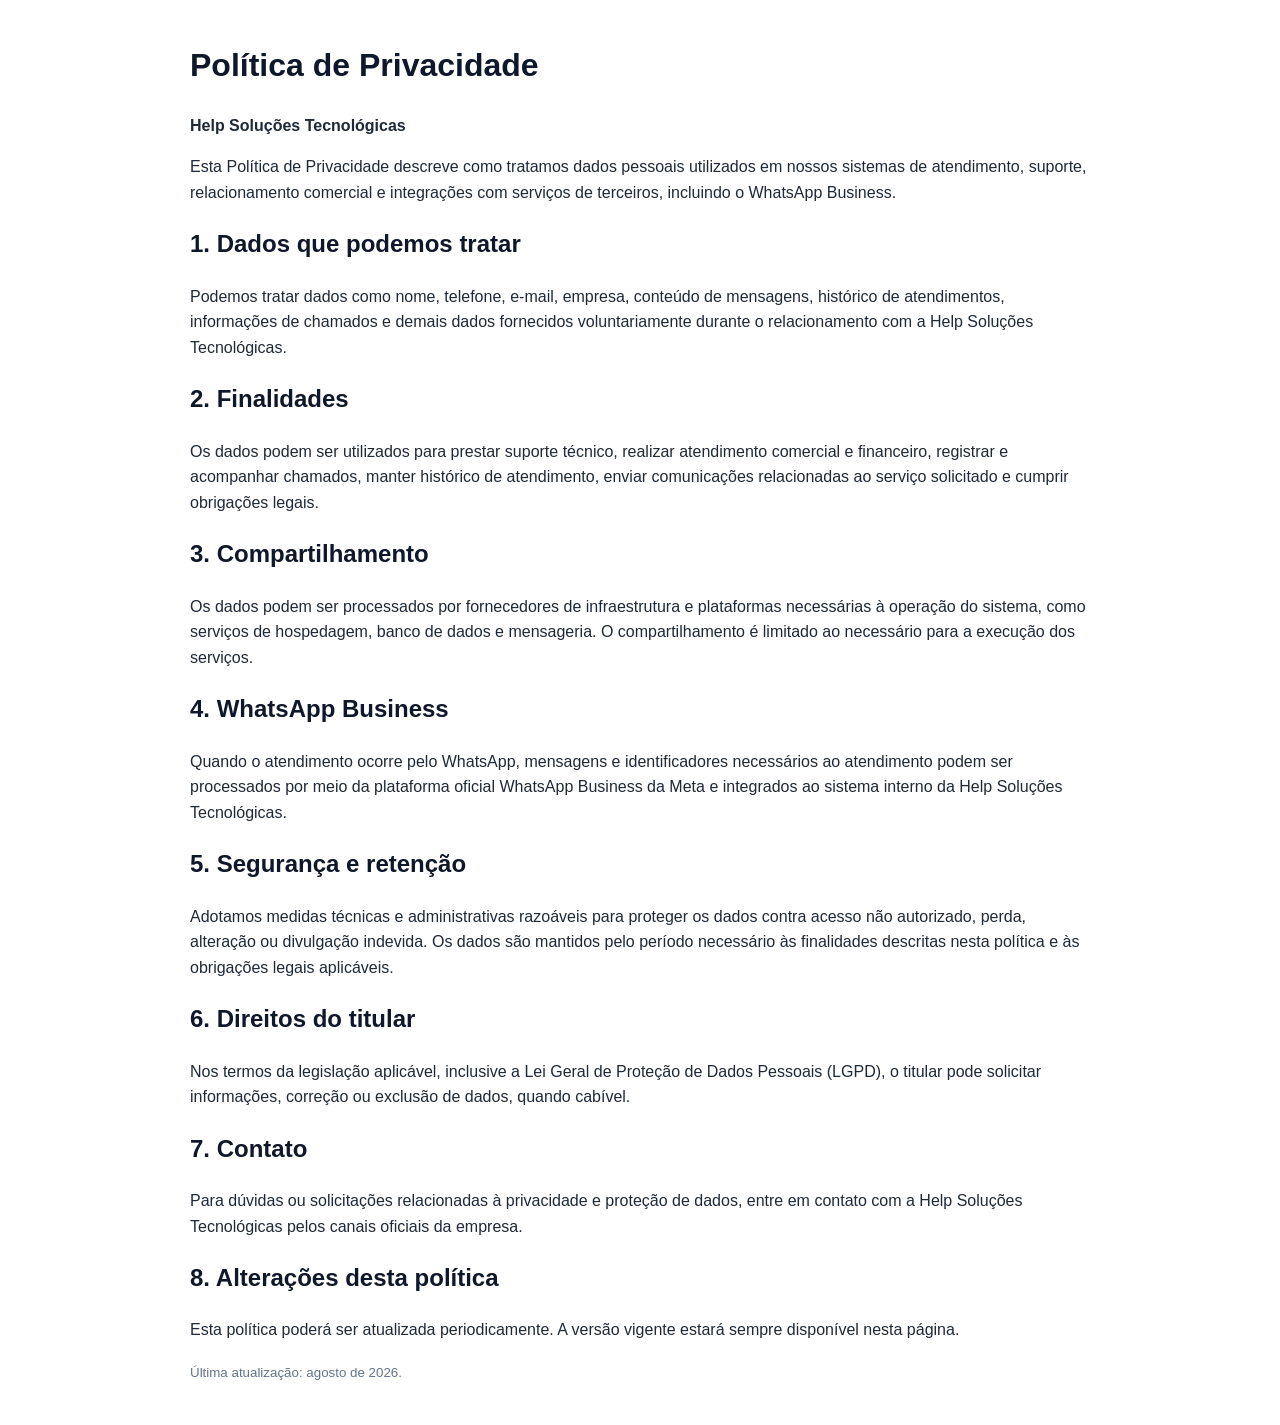
<file: privacidade/index.html>
<!DOCTYPE html>
<html lang="pt-BR">
<head>
  <meta charset="UTF-8">
  <meta name="viewport" content="width=device-width, initial-scale=1.0">
  <title>Política de Privacidade - Help Soluções Tecnológicas</title>
  <style>
    body{font-family:Arial,sans-serif;max-width:900px;margin:40px auto;padding:0 20px;line-height:1.6;color:#1f2937}
    h1,h2{color:#0f172a} small{color:#64748b}
  </style>
</head>
<body>
  <h1>Política de Privacidade</h1>
  <p><strong>Help Soluções Tecnológicas</strong></p>
  <p>Esta Política de Privacidade descreve como tratamos dados pessoais utilizados em nossos sistemas de atendimento, suporte, relacionamento comercial e integrações com serviços de terceiros, incluindo o WhatsApp Business.</p>

  <h2>1. Dados que podemos tratar</h2>
  <p>Podemos tratar dados como nome, telefone, e-mail, empresa, conteúdo de mensagens, histórico de atendimentos, informações de chamados e demais dados fornecidos voluntariamente durante o relacionamento com a Help Soluções Tecnológicas.</p>

  <h2>2. Finalidades</h2>
  <p>Os dados podem ser utilizados para prestar suporte técnico, realizar atendimento comercial e financeiro, registrar e acompanhar chamados, manter histórico de atendimento, enviar comunicações relacionadas ao serviço solicitado e cumprir obrigações legais.</p>

  <h2>3. Compartilhamento</h2>
  <p>Os dados podem ser processados por fornecedores de infraestrutura e plataformas necessárias à operação do sistema, como serviços de hospedagem, banco de dados e mensageria. O compartilhamento é limitado ao necessário para a execução dos serviços.</p>

  <h2>4. WhatsApp Business</h2>
  <p>Quando o atendimento ocorre pelo WhatsApp, mensagens e identificadores necessários ao atendimento podem ser processados por meio da plataforma oficial WhatsApp Business da Meta e integrados ao sistema interno da Help Soluções Tecnológicas.</p>

  <h2>5. Segurança e retenção</h2>
  <p>Adotamos medidas técnicas e administrativas razoáveis para proteger os dados contra acesso não autorizado, perda, alteração ou divulgação indevida. Os dados são mantidos pelo período necessário às finalidades descritas nesta política e às obrigações legais aplicáveis.</p>

  <h2>6. Direitos do titular</h2>
  <p>Nos termos da legislação aplicável, inclusive a Lei Geral de Proteção de Dados Pessoais (LGPD), o titular pode solicitar informações, correção ou exclusão de dados, quando cabível.</p>

  <h2>7. Contato</h2>
  <p>Para dúvidas ou solicitações relacionadas à privacidade e proteção de dados, entre em contato com a Help Soluções Tecnológicas pelos canais oficiais da empresa.</p>

  <h2>8. Alterações desta política</h2>
  <p>Esta política poderá ser atualizada periodicamente. A versão vigente estará sempre disponível nesta página.</p>

  <p><small>Última atualização: agosto de 2026.</small></p>
</body>
</html>
</file>
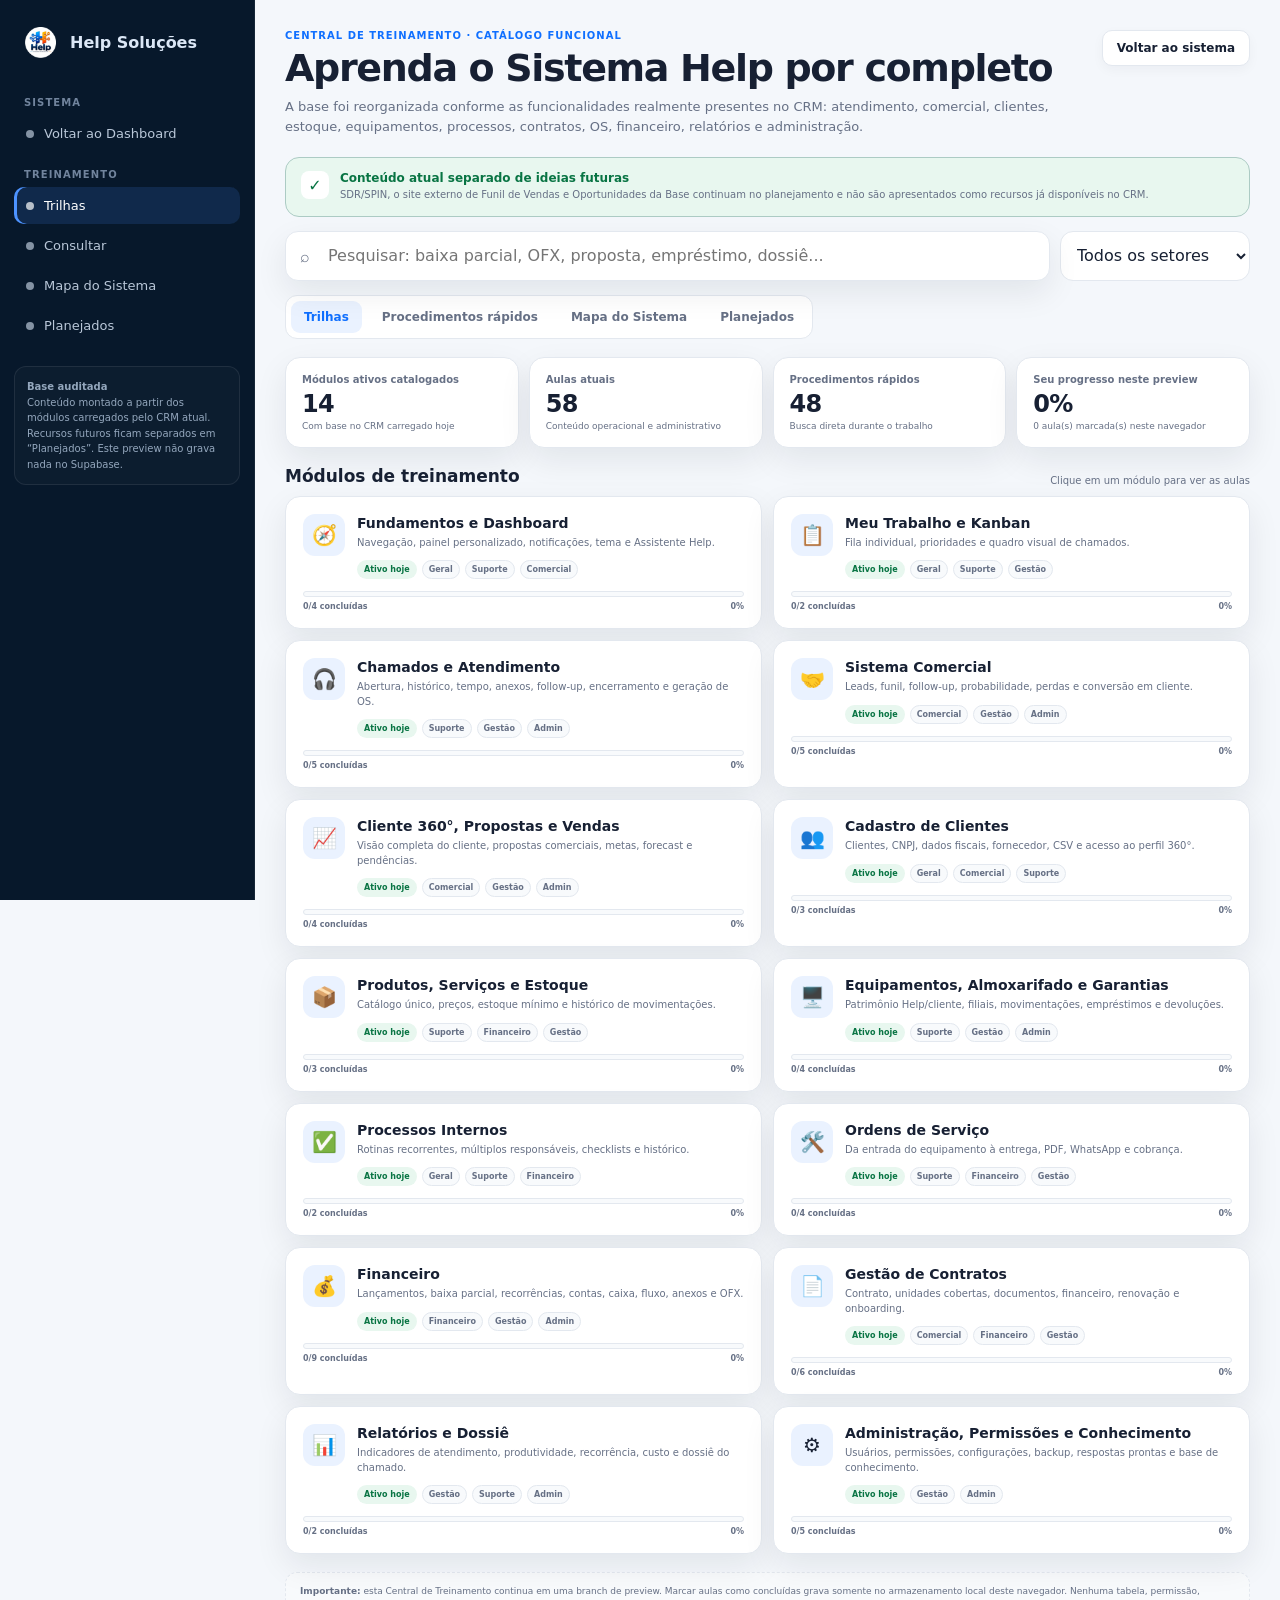
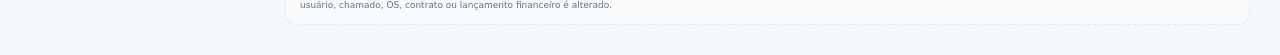
<file: treinamento-prototipo.html>
<!DOCTYPE html>
<html lang="pt-BR">
<head>
<meta charset="UTF-8">
<meta name="viewport" content="width=device-width,initial-scale=1.0">
<title>Central de Treinamento | Help Soluções</title>
<meta name="color-scheme" content="light dark">
<style>
:root{--bg:#f4f7fb;--surface:#fff;--surface2:#f8fafc;--surface3:#eef4fb;--text:#172033;--muted:#667085;--line:#e3e8ef;--accent:#0f6fff;--accent2:#0957cc;--accentSoft:#eaf2ff;--ok:#087443;--okSoft:#e8f7ef;--warn:#9a6700;--warnSoft:#fff5d6;--danger:#b42318;--dangerSoft:#feeceb;--purple:#6941c6;--purpleSoft:#f2edff;--shadow:0 12px 32px rgba(16,24,40,.08)}
@media(prefers-color-scheme:dark){:root{--bg:#07111f;--surface:#0d1a2b;--surface2:#101f31;--surface3:#14263b;--text:#f5f7fb;--muted:#9ba9ba;--line:#203047;--accent:#6ea8ff;--accent2:#91bdff;--accentSoft:#132a4d;--ok:#65d7a0;--okSoft:#102c22;--warn:#f1c65a;--warnSoft:#33280f;--danger:#ff9a92;--dangerSoft:#3a1818;--purple:#b9a2ff;--purpleSoft:#241d3d;--shadow:0 12px 32px rgba(0,0,0,.22)}}
*{box-sizing:border-box}html{scroll-behavior:smooth}body{margin:0;background:var(--bg);color:var(--text);font-family:Inter,ui-sans-serif,system-ui,-apple-system,BlinkMacSystemFont,"Segoe UI",sans-serif}button,input,select{font:inherit}button{cursor:pointer}a{color:inherit;text-decoration:none}.hidden{display:none!important}
.shell{min-height:100vh;display:grid;grid-template-columns:255px minmax(0,1fr)}.sidebar{height:100vh;position:sticky;top:0;background:#07182b;color:#dbe7f6;padding:20px 14px;overflow:auto;border-right:1px solid rgba(255,255,255,.06)}.brand{display:flex;align-items:center;gap:11px;padding:4px 8px 19px;font-weight:850}.brand img{width:37px;height:37px;object-fit:contain;padding:3px}.nav-title{color:#71849d;text-transform:uppercase;font-size:10px;letter-spacing:.11em;font-weight:900;margin:17px 10px 7px}.nav-item{width:100%;border:0;background:transparent;color:#b9c7d8;border-radius:10px;padding:11px 12px;margin:3px 0;display:flex;align-items:center;gap:10px;text-align:left;font-size:13px}.nav-item:hover{background:rgba(255,255,255,.04);color:#fff}.nav-item.active{color:#fff;background:rgba(71,142,255,.15);box-shadow:inset 3px 0 0 #4d93ff}.dot{width:8px;height:8px;border-radius:50%;background:currentColor;opacity:.7}.side-note{margin-top:22px;padding:12px;border:1px solid rgba(255,255,255,.08);background:rgba(255,255,255,.025);border-radius:12px;color:#94a7bd;font-size:10px;line-height:1.55}
main{padding:30px;min-width:0}.topbar{display:flex;justify-content:space-between;gap:18px;align-items:flex-start}.eyebrow{color:var(--accent);font-size:10px;font-weight:900;letter-spacing:.1em;text-transform:uppercase}h1{font-size:clamp(25px,3vw,38px);letter-spacing:-.035em;margin:5px 0 7px}.subtitle{margin:0;color:var(--muted);line-height:1.55;max-width:850px;font-size:13px}.back{white-space:nowrap;border:1px solid var(--line);background:var(--surface);border-radius:10px;padding:10px 14px;font-weight:800;font-size:12px;box-shadow:0 4px 12px rgba(16,24,40,.04)}
.audit-banner{margin:20px 0 14px;border:1px solid color-mix(in srgb,var(--ok) 25%,var(--line));background:var(--okSoft);border-radius:14px;padding:13px 15px;display:flex;gap:11px;align-items:flex-start}.audit-banner b{display:block;font-size:12px;color:var(--ok)}.audit-banner span{display:block;color:var(--muted);font-size:10px;line-height:1.45;margin-top:3px}.audit-mark{width:28px;height:28px;flex:0 0 auto;border-radius:8px;display:grid;place-items:center;background:var(--surface);color:var(--ok);font-weight:900}
.search-row{display:grid;grid-template-columns:minmax(250px,1fr) 190px;gap:10px;margin:14px 0}.search{position:relative}.search input{width:100%;height:50px;border:1px solid var(--line);border-radius:13px;padding:0 15px 0 42px;background:var(--surface);color:var(--text);outline:none;box-shadow:var(--shadow)}.search input:focus{border-color:var(--accent);box-shadow:0 0 0 3px var(--accentSoft)}.search span{position:absolute;left:15px;top:50%;transform:translateY(-50%);color:var(--muted)}.role-select{border:1px solid var(--line);border-radius:13px;background:var(--surface);color:var(--text);padding:0 12px;outline:none}
.tabs{display:flex;gap:7px;overflow:auto;width:fit-content;max-width:100%;padding:5px;border:1px solid var(--line);background:var(--surface);border-radius:12px;margin-bottom:18px}.tab{white-space:nowrap;border:0;border-radius:9px;background:transparent;color:var(--muted);padding:9px 13px;font-weight:850;font-size:12px}.tab.active{background:var(--accentSoft);color:var(--accent)}
.view{display:none}.view.active{display:block}.card{background:var(--surface);border:1px solid var(--line);border-radius:15px;box-shadow:var(--shadow)}.summary-grid{display:grid;grid-template-columns:repeat(4,1fr);gap:10px;margin-bottom:18px}.summary-card{padding:16px}.summary-card span{display:block;color:var(--muted);font-size:10px;font-weight:750}.summary-card b{display:block;font-size:24px;margin-top:5px;letter-spacing:-.03em}.summary-card small{display:block;color:var(--muted);font-size:9px;margin-top:3px}
.section-head{display:flex;justify-content:space-between;align-items:end;gap:12px;margin:10px 0}.section-head h2{font-size:17px;margin:0}.section-head span{color:var(--muted);font-size:10px}.modules{display:grid;grid-template-columns:repeat(2,minmax(0,1fr));gap:11px}.module{padding:17px;cursor:pointer;transition:.16s ease}.module:hover{transform:translateY(-1px);border-color:color-mix(in srgb,var(--accent) 32%,var(--line))}.module-top{display:flex;gap:12px;align-items:flex-start}.module-icon{width:42px;height:42px;border-radius:12px;display:grid;place-items:center;background:var(--accentSoft);font-size:20px;flex:0 0 auto}.module-copy{min-width:0;flex:1}.module-copy h3{font-size:14px;margin:1px 0 5px}.module-copy p{font-size:10px;color:var(--muted);line-height:1.45;margin:0}.tags{display:flex;flex-wrap:wrap;gap:5px;margin-top:10px}.tag{font-size:8px;font-weight:850;border:1px solid var(--line);background:var(--surface2);color:var(--muted);padding:4px 6px;border-radius:999px}.tag.active{color:var(--ok);background:var(--okSoft);border-color:transparent}.tag.plan{color:var(--purple);background:var(--purpleSoft);border-color:transparent}.module-progress{margin-top:12px}.bar{height:6px;background:var(--surface2);border:1px solid var(--line);overflow:hidden;border-radius:999px}.bar i{display:block;height:100%;background:var(--accent);border-radius:inherit}.bar-meta{display:flex;justify-content:space-between;color:var(--muted);font-size:8px;font-weight:800;margin-top:5px}
.library{display:grid;gap:9px}.procedure{padding:14px 16px;display:grid;grid-template-columns:minmax(0,1fr) auto;gap:12px;align-items:center;cursor:pointer;transition:.15s}.procedure:hover{border-color:color-mix(in srgb,var(--accent) 32%,var(--line));transform:translateY(-1px)}.procedure h3{margin:0 0 4px;font-size:12px}.procedure p{margin:0;color:var(--muted);font-size:9px}.arrow{color:var(--accent);font-weight:900}.procedure .tags{margin-top:7px}
.map-grid{display:grid;gap:11px}.map-module{padding:17px}.map-module-head{display:flex;justify-content:space-between;gap:12px;align-items:center}.map-module h3{font-size:14px;margin:0}.feature-list{display:grid;grid-template-columns:repeat(2,minmax(0,1fr));gap:7px;margin-top:12px}.feature{border:1px solid var(--line);background:var(--surface2);border-radius:10px;padding:9px 10px;font-size:9px;line-height:1.35;color:var(--muted)}.feature b{color:var(--text);display:block;margin-bottom:2px;font-size:10px}
.plan-grid{display:grid;grid-template-columns:repeat(2,minmax(0,1fr));gap:11px}.plan-card{padding:17px;border-color:color-mix(in srgb,var(--purple) 22%,var(--line))}.plan-card h3{margin:0 0 6px;font-size:14px}.plan-card p{color:var(--muted);font-size:10px;line-height:1.5;margin:0}.plan-card ul{margin:11px 0 0;padding-left:17px;color:var(--muted);font-size:9px;line-height:1.55}
.empty{display:none;padding:25px;text-align:center;border:1px dashed var(--line);background:var(--surface2);border-radius:13px;color:var(--muted);font-size:11px;margin-top:10px}.prototype{margin-top:18px;border:1px dashed var(--line);background:var(--surface2);border-radius:12px;padding:12px 14px;color:var(--muted);font-size:9px;line-height:1.5}
.modal-bg{position:fixed;inset:0;background:rgba(3,9,18,.65);display:none;align-items:center;justify-content:center;padding:18px;z-index:100}.modal-bg.open{display:flex}.modal{width:min(820px,100%);max-height:90vh;overflow:auto;background:var(--surface);border:1px solid var(--line);border-radius:18px;box-shadow:0 28px 80px rgba(0,0,0,.35)}.modal-head{position:sticky;top:0;z-index:2;background:var(--surface);border-bottom:1px solid var(--line);padding:18px 20px;display:flex;justify-content:space-between;gap:12px}.modal-head h2{font-size:20px;margin:4px 0}.modal-head p{margin:0;color:var(--muted);font-size:10px}.close{width:35px;height:35px;border:1px solid var(--line);border-radius:9px;background:var(--surface2);color:var(--text);font-weight:900}.modal-body{padding:20px}.lesson-list{display:grid;gap:8px}.lesson{border:1px solid var(--line);background:var(--surface2);border-radius:12px;padding:13px;cursor:pointer}.lesson:hover{border-color:var(--accent)}.lesson-top{display:flex;justify-content:space-between;gap:12px}.lesson h4{margin:0 0 4px;font-size:12px}.lesson p{margin:0;color:var(--muted);font-size:9px;line-height:1.45}.lesson-state{font-size:8px;font-weight:900;border-radius:999px;padding:4px 7px;height:fit-content;background:var(--accentSoft);color:var(--accent)}.lesson-state.done{background:var(--okSoft);color:var(--ok)}.steps{display:grid;gap:8px;margin-top:13px}.step{display:flex;gap:10px;border:1px solid var(--line);background:var(--surface2);padding:11px;border-radius:10px}.step-num{width:25px;height:25px;display:grid;place-items:center;border-radius:7px;background:var(--accentSoft);color:var(--accent);font-size:9px;font-weight:900;flex:0 0 auto}.step b{font-size:10px;display:block;margin:1px 0 2px}.step span{font-size:9px;color:var(--muted);line-height:1.45}.actions{display:flex;gap:8px;flex-wrap:wrap;margin-top:15px}.btn{border:1px solid var(--line);background:var(--surface);color:var(--text);padding:9px 12px;border-radius:9px;font-weight:850;font-size:10px}.btn.primary{background:var(--accent);color:#fff;border-color:var(--accent)}.btn.primary:hover{background:var(--accent2)}
.toast{position:fixed;right:17px;bottom:17px;background:var(--surface);border:1px solid var(--line);border-radius:10px;padding:11px 13px;box-shadow:var(--shadow);font-size:10px;font-weight:800;opacity:0;transform:translateY(7px);pointer-events:none;transition:.2s;z-index:150}.toast.show{opacity:1;transform:none}
@media(max-width:1000px){.shell{grid-template-columns:1fr}.sidebar{display:none}main{padding:22px}.summary-grid{grid-template-columns:repeat(2,1fr)}}@media(max-width:690px){main{padding:15px}.topbar{flex-direction:column}.search-row{grid-template-columns:1fr}.modules,.plan-grid{grid-template-columns:1fr}.feature-list{grid-template-columns:1fr}.summary-grid{grid-template-columns:1fr 1fr}}
</style>
</head>
<body>
<div class="shell">
<aside class="sidebar">
  <div class="brand"><img src="help-logo-transparent.svg?v=20260827-3" alt="Help Soluções"><span>Help Soluções</span></div>
  <div class="nav-title">Sistema</div>
  <a class="nav-item" href="./"><span class="dot"></span>Voltar ao Dashboard</a>
  <div class="nav-title">Treinamento</div>
  <button class="nav-item active" data-nav="learn" onclick="showView('learn')"><span class="dot"></span>Trilhas</button>
  <button class="nav-item" data-nav="consult" onclick="showView('consult')"><span class="dot"></span>Consultar</button>
  <button class="nav-item" data-nav="map" onclick="showView('map')"><span class="dot"></span>Mapa do Sistema</button>
  <button class="nav-item" data-nav="planned" onclick="showView('planned')"><span class="dot"></span>Planejados</button>
  <div class="side-note"><b>Base auditada</b><br>Conteúdo montado a partir dos módulos carregados pelo CRM atual. Recursos futuros ficam separados em “Planejados”. Este preview não grava nada no Supabase.</div>
</aside>
<main>
<header class="topbar"><div><div class="eyebrow">Central de Treinamento · Catálogo funcional</div><h1>Aprenda o Sistema Help por completo</h1><p class="subtitle">A base foi reorganizada conforme as funcionalidades realmente presentes no CRM: atendimento, comercial, clientes, estoque, equipamentos, processos, contratos, OS, financeiro, relatórios e administração.</p></div><a class="back" href="./">Voltar ao sistema</a></header>
<div class="audit-banner"><div class="audit-mark">✓</div><div><b>Conteúdo atual separado de ideias futuras</b><span>SDR/SPIN, o site externo de Funil de Vendas e Oportunidades da Base continuam no planejamento e não são apresentados como recursos já disponíveis no CRM.</span></div></div>
<div class="search-row"><div class="search"><span>⌕</span><input id="globalSearch" type="search" placeholder="Pesquisar: baixa parcial, OFX, proposta, empréstimo, dossiê..." oninput="renderCurrent()"></div><select id="roleFilter" class="role-select" onchange="renderCurrent()"><option value="all">Todos os setores</option><option value="geral">Uso geral</option><option value="suporte">Suporte / Técnico</option><option value="comercial">Comercial</option><option value="financeiro">Financeiro</option><option value="gestao">Gestão</option><option value="admin">Administração</option></select></div>
<div class="tabs"><button class="tab active" data-tab="learn" onclick="showView('learn')">Trilhas</button><button class="tab" data-tab="consult" onclick="showView('consult')">Procedimentos rápidos</button><button class="tab" data-tab="map" onclick="showView('map')">Mapa do Sistema</button><button class="tab" data-tab="planned" onclick="showView('planned')">Planejados</button></div>
<section id="view-learn" class="view active"><div class="summary-grid" id="summaryGrid"></div><div class="section-head"><h2>Módulos de treinamento</h2><span>Clique em um módulo para ver as aulas</span></div><div id="moduleGrid" class="modules"></div><div id="emptyLearn" class="empty">Nenhum módulo corresponde à busca ou ao setor selecionado.</div></section>
<section id="view-consult" class="view"><div class="section-head"><h2>Biblioteca de Procedimentos</h2><span>Consulta curta para quem já conhece o sistema</span></div><div id="procedureList" class="library"></div><div id="emptyConsult" class="empty">Nenhum procedimento encontrado.</div></section>
<section id="view-map" class="view"><div class="section-head"><h2>Mapa funcional do CRM</h2><span>O que existe em cada área atualmente</span></div><div id="systemMap" class="map-grid"></div><div id="emptyMap" class="empty">Nenhuma função encontrada.</div></section>
<section id="view-planned" class="view"><div class="section-head"><h2>Em planejamento</h2><span>Não faz parte do CRM atual</span></div><div id="plannedGrid" class="plan-grid"></div></section>
<div class="prototype"><strong>Importante:</strong> esta Central de Treinamento continua em uma branch de preview. Marcar aulas como concluídas grava somente no armazenamento local deste navegador. Nenhuma tabela, permissão, usuário, chamado, OS, contrato ou lançamento financeiro é alterado.</div>
</main>
</div>
<div class="modal-bg" id="modalBg" onclick="if(event.target===this)closeModal()"><div class="modal"><div class="modal-head"><div><div class="eyebrow" id="modalEyebrow">Treinamento</div><h2 id="modalTitle"></h2><p id="modalSubtitle"></p></div><button class="close" onclick="closeModal()">×</button></div><div class="modal-body" id="modalBody"></div></div></div>
<div class="toast" id="toast"></div>
<script>
const moduleData=[
{id:'fundamentos',icon:'🧭',title:'Fundamentos e Dashboard',roles:['geral','suporte','comercial','financeiro','gestao','admin'],summary:'Navegação, painel personalizado, notificações, tema e Assistente Help.',features:['Navegação pelo menu lateral','Tema claro/escuro','Busca global de chamados e clientes','Notificações e alertas do navegador','Dashboard personalizável','Widgets por usuário e período','Assistente Help contextual e tours'],lessons:[
{id:'fund-nav',title:'Conhecendo o Sistema',desc:'Menu, módulos, perfil e organização geral.',steps:[['Use o menu lateral','Cada área concentra uma parte da operação: atendimento, comercial, cadastros, processos, contratos, OS, financeiro e relatórios.'],['Confira seu perfil','O sistema aplica acesso e ações conforme o perfil e as permissões do usuário.'],['Use o Assistente Help','O botão “Precisa de ajuda?” mostra orientações ligadas à tela atual.']]},
{id:'fund-dashboard',title:'Lendo o Dashboard',desc:'Indicadores, prioridades e período operacional.',steps:[['Confira os cards principais','Total, chamados do dia, resolvidos, pendentes e alta prioridade ficam no topo.'],['Escolha o período','O painel operacional pode considerar hoje, últimos 7 dias, mês ou todo o período.'],['Abra os itens importantes','Os widgets permitem ir direto para chamados, processos, agenda, contratos e financeiro.']]},
{id:'fund-personalizar',title:'Personalizando o Dashboard',desc:'Escolha, redimensione e reordene os widgets.',steps:[['Clique em Personalizar painel','Abra o editor de widgets.'],['Ative o que faz sentido','Há widgets de SLA, fila, agenda, comercial, contratos e financeiro conforme suas permissões.'],['Ordene e escolha o tamanho','Use arrastar/soltar ou os botões de ordem e selecione Pequeno, Médio ou Grande.'],['Salve','A preferência fica associada ao usuário.']]},
{id:'fund-notif',title:'Notificações e lembretes',desc:'Avisos internos, próximos contatos e alertas nativos.',steps:[['Abra o sino','Veja notificações pendentes e marque-as como lidas.'],['Ative alertas do navegador','Quando permitido, o sistema pode avisar sobre novas notificações e prazos.'],['Observe próximos contatos','O painel usa datas agendadas para lembrar a equipe.']]}
]},
{id:'meutrabalho',icon:'📋',title:'Meu Trabalho e Kanban',roles:['geral','suporte','gestao'],summary:'Fila individual, prioridades e quadro visual de chamados.',features:['Minha fila de atendimentos','Filtro abertos/todos/resolvidos','Resumo de trabalho atribuído','Kanban de chamados','Filtro por técnico','Busca por chamado ou cliente','Atualização de andamento pelo quadro'],lessons:[
{id:'work-fila',title:'Usando Meu Trabalho',desc:'Veja primeiro o que está atribuído a você.',steps:[['Abra Meu trabalho','A tela reúne seus chamados, processos e atividades atribuídas.'],['Use o filtro da fila','Alterne entre Em aberto, Todos e Resolvidos.'],['Abra o item','Entre no atendimento para registrar evolução ou concluir.']]},
{id:'work-kanban',title:'Kanban de chamados',desc:'Acompanhe o fluxo de atendimento visualmente.',steps:[['Filtre por técnico','Isole a carteira de um responsável quando necessário.'],['Pesquise','Use cliente ou chamado para localizar rapidamente um cartão.'],['Atualize o andamento','O quadro é usado para acompanhar os status dos chamados.']]}
]},
{id:'chamados',icon:'🎧',title:'Chamados e Atendimento',roles:['suporte','gestao','admin'],summary:'Abertura, histórico, tempo, anexos, follow-up, encerramento e geração de OS.',features:['Novo chamado e edição','Filtros por data/status/busca','Prioridade e status','Cronômetro de atendimento','Checklist obrigatório para resolver','Histórico de interações','WhatsApp, ligação, e-mail, visita e orçamento','Observação somente equipe','Respostas prontas','Menções @usuário','Próximo contato com data e hora','Anexos em interações','Gerar OS a partir do chamado','Envio por WhatsApp','Exclusão sujeita a permissão'],lessons:[
{id:'call-open',title:'Abrindo e organizando um chamado',desc:'Dados essenciais, prioridade, responsável e status.',steps:[['Clique em Novo chamado','Preencha cliente, origem, módulo, tipo, prioridade e técnico.'],['Descreva o problema','Registre o relato de forma objetiva para preservar o contexto.'],['Salve','O chamado passa a integrar Dashboard, fila, Kanban e relatórios.']]},
{id:'call-interactions',title:'Histórico de interações',desc:'Registre todo contato com o cliente e com a equipe.',steps:[['Abra um chamado salvo','A área de Histórico de interações será exibida.'],['Escolha o tipo','WhatsApp, ligação, e-mail, visita, orçamento, observação interna ou outro.'],['Descreva o contato','Você pode usar resposta pronta e marcar usuários com @nome.'],['Defina próximo contato','Data e hora são opcionais, mas alimentam os lembretes.']]},
{id:'call-files',title:'Anexos em chamados',desc:'Guarde evidências e documentos no histórico.',steps:[['Na interação, clique em Anexar arquivos','São aceitos imagens, PDF e texto dentro do limite do sistema.'],['Registre a interação','O arquivo fica vinculado àquele registro do chamado.'],['Baixe pelo histórico quando precisar','Os anexos permanecem disponíveis à equipe autorizada.']]},
{id:'call-timer',title:'Cronômetro e encerramento',desc:'Controle de tempo e checklist antes de resolver.',steps:[['Inicie o atendimento','Use o controle de tempo quando começar a trabalhar no chamado.'],['Preencha a resolução','Descreva o que foi feito.'],['Confirme com o cliente','Para marcar como Resolvido, o checklist exige confirmação, resolução e tempo registrado.']]},
{id:'call-os',title:'Transformando chamado em OS',desc:'Evite recadastrar informações técnicas.',steps:[['Abra um chamado já salvo','O botão de gerar Ordem de Serviço fica disponível.'],['Clique em Gerar ordem de serviço','Cliente, unidade, serial, solicitante, técnico e problema são pré-preenchidos.'],['Conclua a OS','Se já existir uma OS vinculada, o sistema abre a existente.']]}
]},
{id:'comercial',icon:'🤝',title:'Sistema Comercial',roles:['comercial','gestao','admin'],summary:'Leads, funil, follow-up, probabilidade, perdas e conversão em cliente.',features:['Novo lead','Kanban comercial','Etapas Novo/Contato/Demonstração/Proposta/Negociação/Fechado','Responsável comercial','Probabilidade de fechamento','Fechamento previsto','Valor estimado','Histórico de interações','Próxima ação e follow-up','Agenda comercial no Dashboard','Motivo de perda','Converter lead em cliente'],lessons:[
{id:'crm-lead',title:'Cadastrando um lead',desc:'Informações mínimas para iniciar uma oportunidade.',steps:[['Clique em Novo lead','Informe empresa, contato, WhatsApp, cidade e interesse.'],['Escolha etapa e responsável','Defina quem cuidará da oportunidade.'],['Informe valor, probabilidade e previsão','Esses dados ajudam o forecast comercial.'],['Defina próxima ação','Uma oportunidade ativa não deve ficar sem próximo passo.']]},
{id:'crm-flow',title:'Trabalhando o funil comercial',desc:'Avance o negócio conforme a conversa evolui.',steps:[['Abra o cartão do lead','Consulte dados e histórico antes de agir.'],['Registre uma interação','Guarde ligação, visita, WhatsApp ou outro avanço.'],['Avance a etapa','Mova de Novo até Fechado conforme o processo real.']]},
{id:'crm-follow',title:'Follow-up e agenda comercial',desc:'Mantenha as próximas ações visíveis.',steps:[['Defina a data da próxima ação','O sistema usa o agendamento para formar a lista de follow-ups.'],['Acompanhe Próximas ações','Use a lateral do CRM e o widget de Agenda comercial.'],['Atualize depois do contato','Registre o resultado e programe o próximo passo quando necessário.']]},
{id:'crm-lost',title:'Oportunidades perdidas',desc:'Registre o motivo para melhorar os indicadores.',steps:[['Abra a oportunidade','Confirme que o negócio foi realmente perdido.'],['Informe o motivo','O sistema registra perda, data e usuário.'],['Use o relatório de vendas','Os motivos passam a aparecer na análise comercial.']]},
{id:'crm-convert',title:'Convertendo lead em cliente',desc:'Leve a oportunidade ganha para a base do sistema.',steps:[['Abra o lead','Revise os dados antes da conversão.'],['Clique em Converter em cliente','O cadastro passa a fazer parte da base de clientes.'],['Continue o fluxo','A partir daí podem existir proposta, contrato, OS e financeiro vinculados.']]}
]},
{id:'gestaocomercial',icon:'📈',title:'Cliente 360°, Propostas e Vendas',roles:['comercial','gestao','admin'],summary:'Visão completa do cliente, propostas comerciais, metas, forecast e pendências.',features:['Perfil Cliente 360°','Timeline de relacionamento','Chamados, OS, contratos, equipamentos e financeiro por cliente','Propostas comerciais com itens','Valores iniciais e recorrentes','PDF de proposta','Status Rascunho/Enviada/Aprovada/Recusada/Vencida/Convertida','Converter proposta aprovada em contrato','Meta por vendedor','Forecast ponderado','Conversão e funil','Oportunidades paradas','Motivos de perda','Pendências do cliente'],lessons:[
{id:'gc-360',title:'Abrindo o Cliente 360°',desc:'Veja o relacionamento inteiro sem trocar de módulo.',steps:[['Localize o cliente no Cadastro','Abra o perfil 360° pela ação correspondente.'],['Leia os KPIs','Chamados, OS, contratos, equipamentos, recebido, em aberto, propostas e oportunidades.'],['Use a linha do tempo','O histórico mistura eventos do mesmo cliente em ordem cronológica.']]},
{id:'gc-proposal',title:'Criando uma proposta comercial',desc:'Monte proposta com itens e condições.',steps:[['Abra Perfil do cliente → Propostas','Clique em Nova proposta.'],['Vincule cliente e oportunidade','Informe título, objeto, validade, pagamento, prazo e duração.'],['Adicione itens','Os itens podem compor investimento inicial ou mensalidade recorrente.'],['Salve','A proposta entra no controle de status.']]},
{id:'gc-proposal-flow',title:'Enviando, aprovando e convertendo proposta',desc:'Do rascunho ao contrato.',steps:[['Gere o PDF','Revise valores, objeto e condições comerciais.'],['Marque como Enviada ou Aprovada','Mantenha o status coerente com a negociação.'],['Converta em contrato','Uma proposta Aprovada preenche o contrato com os dados comerciais para revisão.']]},
{id:'gc-sales',title:'Painel de Vendas',desc:'Meta, forecast, conversão e gargalos.',steps:[['Escolha vendedor e competência','Administradores podem comparar usuários e definir metas.'],['Leia Vendido, Meta e Previsão ponderada','O forecast usa valor × probabilidade das oportunidades ativas.'],['Analise o funil','Veja quantidade e valor por etapa.'],['Revise paradas e perdas','Oportunidades sem atualização e motivos de perda ajudam a corrigir o processo.']]}
]},
{id:'clientes',icon:'👥',title:'Cadastro de Clientes',roles:['geral','comercial','suporte','admin'],summary:'Clientes, CNPJ, dados fiscais, fornecedor, CSV e acesso ao perfil 360°.',features:['Pessoa física ou jurídica','Consulta de CNPJ','Unidade/filial','CNPJ/CPF e regime tributário','Telefone/WhatsApp e e-mail','Endereço, cidade, UF e CEP','Representante legal','Observações técnicas','Cliente também como fornecedor','Editar, clonar e excluir','Busca de clientes','Importação CSV com modelo','Detecção de duplicados','Acesso ao Cliente 360°'],lessons:[
{id:'client-new',title:'Cadastrando cliente',desc:'Pessoa física ou jurídica com dados operacionais.',steps:[['Clique em Novo cliente','Escolha PF ou PJ.'],['Para PJ, consulte o CNPJ','O sistema pode preencher dados públicos para revisão.'],['Complete contato e endereço','Inclua representante quando aplicável.'],['Use observações técnicas com cuidado','Não registre senhas, códigos de autenticação ou credenciais.']]},
{id:'client-supplier',title:'Cliente que também é fornecedor',desc:'Evite duplicar a mesma pessoa ou empresa.',steps:[['Edite o cliente','Ative “Este cliente também é fornecedor”.'],['Informe categoria e observações','O registro será associado ao financeiro de fornecedores.'],['Salve','O mesmo cadastro continua sendo cliente e fornecedor.']]},
{id:'client-csv',title:'Importando clientes por CSV',desc:'Carga em lote com prevenção de duplicados.',steps:[['Baixe o modelo de importação','Use o botão ao lado de Importar CSV.'],['Preencha Nome/Razão Social e demais colunas','Documento, unidade, telefone, e-mail e observações podem ser incluídos.'],['Importe o arquivo','Duplicados detectados são ignorados e o sistema informa quantos registros serão criados.']]}
]},
{id:'catalogo',icon:'📦',title:'Produtos, Serviços e Estoque',roles:['suporte','financeiro','gestao','admin'],summary:'Catálogo único, preços, estoque mínimo e histórico de movimentações.',features:['Cadastro de produto ou serviço','Código e categoria','Custo e preço de venda','Ativar/inativar item','Controle opcional de estoque','Estoque inicial e mínimo','Alertas abaixo do mínimo','Movimentar entrada/saída','Histórico das movimentações','Preservação de histórico ao inativar produto'],lessons:[
{id:'cat-item',title:'Cadastrando produto ou serviço',desc:'Um cadastro para uso comercial e operacional.',steps:[['Abra Cadastro → Produtos, serviços e estoque','Clique em Novo cadastro.'],['Escolha Produto ou Serviço','Informe código, descrição, categoria, custo e preço de venda.'],['Para produto físico, ative o controle de estoque','Defina estoque inicial e mínimo.'],['Salve','O item fica disponível conforme suas permissões.']]},
{id:'cat-stock',title:'Movimentando estoque',desc:'Atualize saldo sem editar a quantidade manualmente.',steps:[['Clique em Movimentar estoque','Selecione o item.'],['Escolha Entrada ou Saída','Informe quantidade, custo quando necessário, OS e motivo.'],['Confirme','A movimentação atualiza o saldo e fica no histórico.']]},
{id:'cat-history',title:'Inativação e histórico',desc:'Evite apagar rastreabilidade de itens já utilizados.',steps:[['Abra um item existente','Verifique se possui estoque/histórico.'],['Ao excluir produto com estoque, ele é inativado','O histórico operacional é preservado.'],['Use o filtro de status','Você pode consultar ativos, todos ou inativos.']]}
]},
{id:'equipamentos',icon:'🖥️',title:'Equipamentos, Almoxarifado e Garantias',roles:['suporte','gestao','admin'],summary:'Patrimônio Help/cliente, filiais, movimentações, empréstimos e devoluções.',features:['Equipamentos da Help e do cliente','Serial e patrimônio','Data de aquisição e garantia','Status, condição e localização','Responsável e acessórios','Filiais/unidades do cliente','Movimentação entre locais','Vínculo com OS','Almoxarifado da Help','Máquinas reserva','Empréstimos ao cliente','Previsão de devolução','Devoluções atrasadas','Registro de condição na saída e retorno','Histórico de movimentações'],lessons:[
{id:'eq-new',title:'Cadastrando equipamento',desc:'Identifique corretamente uma máquina individual.',steps:[['Abra Equipamentos e garantias','Clique em Novo equipamento.'],['Defina o proprietário','Help ou Cliente. Para cliente, selecione também a unidade.'],['Informe identificação','Tipo, marca, modelo, série ou patrimônio.'],['Complete situação','Aquisição, garantia, status, localização, responsável, condição e acessórios.']]},
{id:'eq-branches',title:'Filiais e unidades',desc:'Organize matriz e filiais do mesmo cliente.',steps:[['Clique em Filiais','Escolha o cliente.'],['Cadastre a unidade','Nome, cidade, UF, endereço e indicador de unidade principal.'],['Use a unidade nos equipamentos','Movimentações, empréstimos e contratos podem usar a filial correta.']]},
{id:'eq-move',title:'Movimentando equipamento',desc:'Registre por onde a máquina passou.',steps:[['Clique em Movimentar','Escolha o equipamento.'],['Informe o tipo','Recebimento para manutenção, transferência, envio/retorno ao cliente, retorno ao almoxarifado ou ajuste.'],['Defina destino e contexto','Cliente/unidade, OS, responsável, condição, acessórios e observação.'],['Salve','O status/localização são atualizados com histórico.']]},
{id:'eq-loan',title:'Emprestando máquina reserva',desc:'Controle comodato temporário sem mudar o proprietário.',steps:[['Clique em Emprestar reserva','Escolha uma máquina da Help disponível no almoxarifado.'],['Escolha cliente e unidade','Registre quem recebeu e a OS vinculada quando existir.'],['Informe previsão e condição de saída','Inclua acessórios entregues.'],['Na devolução, use Receber devolução','Registre condição, acessórios devolvidos e local de retorno.']]}
]},
{id:'processos',icon:'✅',title:'Processos Internos',roles:['geral','suporte','financeiro','comercial','gestao','admin'],summary:'Rotinas recorrentes, múltiplos responsáveis, checklists e histórico.',features:['Novo processo','Prioridade e status','Múltiplos responsáveis','Próxima execução','Frequência única/recorrente','Dias da semana e intervalo personalizado','Checklist colaborativo','Pausar e retomar','Concluir execução','Indicadores pendente/atrasado/hoje/mês','Filtro por responsável e status','Histórico de execução e checklist'],lessons:[
{id:'proc-new',title:'Criando processo interno',desc:'Rotina pontual ou recorrente com responsáveis.',steps:[['Clique em Novo processo','Informe título, descrição e prioridade.'],['Escolha um ou mais responsáveis','O processo aparece para as pessoas atribuídas.'],['Defina próxima execução e frequência','Em recorrências semanais, selecione os dias; na personalizada, use intervalo.'],['Adicione checklist','Cada linha vira uma etapa do processo.']]},
{id:'proc-work',title:'Executando e acompanhando processo',desc:'Checklist, pausa, conclusão e histórico.',steps:[['Localize por busca/filtros','Use status e responsável.'],['Marque as etapas realizadas','O checklist registra a evolução colaborativa.'],['Pause ou retome quando necessário','O status fica visível no card.'],['Conclua a execução','O histórico guarda eventos recentes e a próxima execução é tratada conforme a recorrência.']]}
]},
{id:'os',icon:'🛠️',title:'Ordens de Serviço',roles:['suporte','financeiro','gestao','admin'],summary:'Da entrada do equipamento à entrega, PDF, WhatsApp e cobrança.',features:['OS avulsa ou a partir de chamado','Kanban de OS','Etapas Entrada/Diagnóstico/Aprovação/Execução/Peça/Pronta/Entregue','Filtro por técnico e busca','Cliente, solicitante e técnico','Equipamento e serial','Problema, diagnóstico e serviço','Serviços e peças separados','Quantidade, valor e desconto','Prioridade e previsão','Garantia em dias','Aceite/assinatura','Observações internas','PDF/impressão','Compartilhar WhatsApp','Gerar conta a receber','Registro/atualização do equipamento','Permissões de visualizar/criar/editar/excluir'],lessons:[
{id:'os-new',title:'Criando uma OS',desc:'Atendimento técnico completo e rastreável.',steps:[['Clique em Nova OS ou gere a partir de um chamado','Quando vem do chamado, vários campos já chegam preenchidos.'],['Selecione cliente e equipamento','Informe técnico, status, prioridade, previsão e garantia.'],['Registre problema, diagnóstico e serviço','Separe claramente o relato do que foi executado.'],['Salve','A OS entra no Kanban e passa a poder gerar documentos e cobrança.']]},
{id:'os-items',title:'Serviços, peças e totais',desc:'Discrimine mão de obra e materiais.',steps:[['Adicione serviço ou peça','Os dois grupos ficam separados visualmente e no documento.'],['Informe quantidade e valor unitário','O sistema calcula subtotais.'],['Aplique desconto quando necessário','O total final é recalculado.']]},
{id:'os-flow',title:'Atualizando o Kanban da OS',desc:'Acompanhe a etapa real do atendimento.',steps:[['Abra o quadro de OS','Use busca e filtro de técnico.'],['Mova entre etapas','Entrada, Diagnóstico, Aguardando aprovação, Aprovada, Em execução, Aguardando peça, Pronta e Entregue.'],['Use Cancelada somente quando aplicável','A rastreabilidade deve refletir o processo real.']]},
{id:'os-docs',title:'PDF, WhatsApp e cobrança da OS',desc:'Ações disponíveis depois que a OS existe.',steps:[['Abra a OS salva','Os botões de documento e integração ficam visíveis.'],['Gere PDF/impressão','O documento separa serviços e peças e mostra o total.'],['Compartilhe no WhatsApp','Envie resumo de OS, status, total e garantia.'],['Gere cobrança','Quando houver valor, o sistema cria uma conta a receber e evita duplicar cobrança ativa.']]}
]},
{id:'financeiro',icon:'💰',title:'Financeiro',roles:['financeiro','gestao','admin'],summary:'Lançamentos, baixa parcial, recorrências, contas, caixa, fluxo, anexos e OFX.',features:['Contas a receber e pagar','Busca e filtros','Cliente, fornecedor, OS e contrato vinculados','Parcelamento','Recorrência mensal','Prevenção de recorrência duplicada','Baixa total ou parcial','Histórico de pagamentos','Forma e referência da transação','Contas Banco/Caixa/Carteira','Sugestão de conta por forma de pagamento','Transferência entre contas','Abrir/fechar caixa','Entrada, saída, retirada e suprimento','Divergência de caixa','Fluxo de caixa dia/semana/mês','Saldo realizado e previsto','Alertas de vencimento','Cobrança por WhatsApp com PIX','Anexos financeiros','Recibo/comprovante','Relatório e CSV/PDF','Conciliação OFX/QFX','Ignorar/desfazer conciliação','Gerenciar contas ativas/inativas preservando histórico'],lessons:[
{id:'fin-launch',title:'Criando lançamento financeiro',desc:'Receita ou despesa com vínculo correto.',steps:[['Clique em Novo lançamento','Escolha Receber ou Pagar.'],['Vincule a parte correta','Cliente, fornecedor, OS ou contrato quando aplicável.'],['Informe descrição, categoria, valor e vencimento','Adicione forma de pagamento e observações.'],['Use parcelamento ou recorrência quando necessário','O sistema evita recorrência igual duplicada para o mesmo cliente.']]},
{id:'fin-pay',title:'Baixa total e parcial',desc:'Registre exatamente o valor movimentado.',steps:[['Localize o lançamento','Use busca e filtros.'],['Clique em Registrar pagamento','Informe valor, data, forma, referência e observações.'],['Escolha a conta','Dinheiro tende ao CAIXA; PIX/transferência/cartão/boleto sugerem conta bancária.'],['Confirme','Se o valor for menor que o saldo, a baixa fica parcial e o restante continua pendente.']]},
{id:'fin-rec',title:'Contas recorrentes',desc:'Cobranças ou despesas repetidas com controle de série.',steps:[['Marque Repetir este lançamento todos os meses','Defina dia do vencimento e data final opcional.'],['Acompanhe na aba Recorrências','Veja a próxima conta pendente.'],['Pause ou reative','Interrompa temporariamente sem apagar histórico.'],['Cancele quando terminar','Pendências futuras são canceladas e pagamentos históricos permanecem.']]},
{id:'fin-accounts',title:'Contas e transferências',desc:'Saiba onde o dinheiro está.',steps:[['Cadastre Banco, Caixa ou Carteira','Defina nome e saldo inicial.'],['Use Transferir','Escolha origem, destino, valor, data e observação.'],['Gerencie contas antigas','Contas com histórico são desativadas em vez de apagadas; podem ser reativadas.']]},
{id:'fin-cash',title:'Controle de caixa',desc:'Abertura, movimentos, fechamento e divergência.',steps:[['Abra o caixa','Informe o saldo inicial.'],['Registre movimentos','Entrada, Saída, Retirada ou Suprimento com descrição.'],['Feche o caixa','Informe o saldo contado.'],['Confira divergência','O sistema compara saldo informado com o calculado.']]},
{id:'fin-flow',title:'Fluxo de caixa e previsão',desc:'Entradas, saídas e saldo futuro.',steps:[['Abra Fluxo de caixa','Escolha visualização por dia, semana ou mês.'],['Compare entradas e saídas','O gráfico mostra valores previstos por período.'],['Leia saldo realizado e futuro','O futuro considera o saldo realizado mais os lançamentos pendentes.']]},
{id:'fin-files',title:'Cobrança, anexos e recibos',desc:'Documentos e comunicação financeira.',steps:[['Use Cobrar pelo WhatsApp','A mensagem usa valor, vencimento e a chave PIX configurada.'],['Anexe documentos','Boleto, nota, comprovante, orçamento ou planilha podem ficar no lançamento.'],['Após a baixa, gere recibo','O documento identifica o recebimento ou pagamento realizado.']]},
{id:'fin-ofx',title:'Conciliação bancária OFX',desc:'Compare extrato do banco com pagamentos registrados.',steps:[['Abra Conciliação OFX','Escolha a conta bancária.'],['Importe OFX ou QFX','O sistema bloqueia arquivo repetido e ignora movimentos duplicados pelo identificador.'],['Revise os candidatos','Movimentos pendentes mostram baixas compatíveis por conta, tipo e valor.'],['Concilie, ignore ou reabra','Também é possível desfazer uma conciliação.']]},
{id:'fin-report',title:'Relatórios financeiros',desc:'Período, tipo, status e exportação.',steps:[['Abra Relatórios no Financeiro','Escolha datas, tipo e status.'],['Confira entradas, saídas e pendências','O resumo considera baixas e saldos.'],['Exporte','Gere CSV ou PDF/impressão conforme a necessidade.']]}
]},
{id:'contratos',icon:'📄',title:'Gestão de Contratos',roles:['comercial','financeiro','gestao','admin'],summary:'Contrato, unidades cobertas, documentos, financeiro, renovação e onboarding.',features:['Modelos de contrato','Cliente ou fornecedor como parte','Dados da contratada','Dados atuais da contratante','Unidades/filiais atendidas','Objeto, sistemas e serviços','Implantação, equipamentos e outros valores','Cobrança inicial opcional','Periodicidade mensal/bimestral/trimestral/semestral/anual','Parcelas e vencimentos','Regras de atraso, rescisão, bloqueio e reajuste','Renovação automática','Assinatura e testemunhas','Status Rascunho/Ativo/Vencendo/Vencido/Cancelado/Encerrado/Renovado','Gerar/visualizar/enviar PDF','Anexos','Histórico','Ativar e gerar cobranças','Financeiro do contrato','Renovar, cancelar e encerrar','Onboarding de implantação criado para contrato de cliente'],lessons:[
{id:'ct-new',title:'Criando contrato',desc:'Dados jurídicos, comerciais e financeiros em um fluxo.',steps:[['Clique em Novo contrato','Escolha modelo e se a parte é Cliente ou Fornecedor.'],['Revise os dados cadastrais','Eles serão usados no documento.'],['Para cliente, escolha unidades atendidas','O valor é único e cobre as unidades selecionadas, sem duplicar cobrança por filial.'],['Preencha objeto, sistemas, serviços e valores','Defina também cobrança e vigência.']]},
{id:'ct-billing',title:'Cobrança e vigência',desc:'Periodicidade, parcelas e regras.',steps:[['Informe valor periódico','O rótulo acompanha a periodicidade escolhida.'],['Defina primeiro vencimento e dia','Escolha número de parcelas e duração.'],['Configure regras','Aviso prévio, multas, juros, bloqueio, rescisão, reajuste e renovação.'],['Salve','Em Rascunho você poderá revisar antes de ativar.']]},
{id:'ct-activate',title:'Ativando contrato e Financeiro',desc:'Geração controlada das cobranças.',steps:[['Abra um contrato em Rascunho','Revise dados e documento.'],['Clique em Ativar','O sistema solicita confirmação e gera as cobranças financeiras.'],['Acompanhe as parcelas no detalhe','Veja total contratado, recebido, aberto, atrasadas e próximo vencimento.']]},
{id:'ct-docs',title:'PDF, envio, anexos e histórico',desc:'Documentação contratual centralizada.',steps:[['Gere o contrato PDF','Uma nova versão do documento fica registrada.'],['Visualize ou envie','O envio gera acesso temporário ao documento para compartilhamento.'],['Anexe documentos complementares','PDF, imagem, texto ou DOCX ficam associados ao contrato.'],['Consulte o histórico','Ações e usuário responsável ficam registradas.']]},
{id:'ct-cycle',title:'Renovar, cancelar, encerrar ou excluir',desc:'Escolha a ação correta para preservar histórico.',steps:[['Renovar','Cria um novo contrato com dados da vigência anterior para revisão.'],['Cancelar','Exige motivo e cancela cobranças futuras pendentes, mantendo pagamentos passados.'],['Encerrar','Fecha o contrato preservando o histórico financeiro.'],['Excluir somente cadastro sem histórico','Contratos com parcelas/lançamentos devem ser cancelados, não apagados.']]},
{id:'ct-onboarding',title:'Onboarding de implantação',desc:'Contrato de cliente pode gerar processo operacional.',steps:[['Salve o contrato de cliente','O sistema verifica se já existe onboarding vinculado.'],['Um processo único pode ser criado','Checklist inclui dados cadastrais, agendamento, configuração, treinamento inicial e validação.'],['O responsável do contrato recebe o processo','A implantação passa a ser acompanhada em Processos internos.']]}
]},
{id:'relatorios',icon:'📊',title:'Relatórios e Dossiê',roles:['gestao','suporte','admin'],summary:'Indicadores de atendimento, produtividade, recorrência, custo e dossiê do chamado.',features:['Filtro mês atual/todo período','Tempo médio de atendimento','Chamados por cliente','Alta prioridade e pendências','Ranking de produtividade','Reincidência cliente + módulo','Estimativa horas × valor técnico','Configuração do valor da hora','Gerar relatório PDF','Dossiê do chamado','Incluir ou ocultar anotações internas','Visualizar dossiê','Enviar dossiê por e-mail','Gerar dossiê PDF'],lessons:[
{id:'rep-oper',title:'Lendo os relatórios de atendimento',desc:'Use indicadores para localizar gargalos.',steps:[['Escolha o período','Mês atual ou todo o período.'],['Confira tempo médio e produtividade','Compare atendimentos resolvidos e em aberto.'],['Veja reincidências','Cliente + módulo repetidos podem indicar problema recorrente.'],['Analise custo estimado','O cálculo usa horas registradas × valor da hora técnica.']]},
{id:'rep-dossier',title:'Gerando dossiê de chamado',desc:'Resumo completo do atendimento em um documento.',steps:[['Selecione o protocolo','O sistema reúne dados e histórico.'],['Decida sobre anotações internas','Marque a opção somente quando elas puderem fazer parte do documento.'],['Visualize antes de enviar','Depois gere PDF ou envie por e-mail.']]}
]},
{id:'administracao',icon:'⚙️',title:'Administração, Permissões e Conhecimento',roles:['gestao','admin'],summary:'Usuários, permissões, configurações, backup, respostas prontas e base de conhecimento.',features:['Cadastro de usuários','Perfis e permissões por recurso','Log de atividades','Valor da hora técnica','SLA crítico e normal','Antecedência de lembrete','Nome da operação','Chave PIX','Salvar configurações','Exportar backup','Respostas prontas com busca','Base de conhecimento por título/categoria/palavras-chave/problema/solução','Assistente Help contextual'],lessons:[
{id:'adm-users',title:'Usuários e permissões',desc:'Dê somente os acessos necessários a cada função.',steps:[['Abra Cadastro → Usuários','Crie ou edite o usuário.'],['Configure perfil e recursos','As telas e botões respeitam permissões específicas, como OS, Financeiro e Contratos.'],['Salve e valide com o usuário','Teste o acesso real com a conta correspondente.'],['Use o Log de Atividades','Consulte ações importantes registradas.']]},
{id:'adm-config',title:'Configurações operacionais',desc:'Parâmetros usados em alertas e documentos.',steps:[['Abra Configurações','Revise valor da hora, SLA crítico, SLA normal e antecedência de lembretes.'],['Configure a operação','Nome da empresa e chave PIX são usados em diferentes áreas.'],['Salve','Os parâmetros passam a alimentar relatórios, SLA e cobrança.']]},
{id:'adm-backup',title:'Exportando backup',desc:'Cópia de dados de negócio para manutenção.',steps:[['Abra Configurações → Dados e manutenção','Use Exportar Backup quando tiver permissão.'],['Guarde a cópia em local seguro','A restauração completa é tratada de forma assistida no Supabase.'],['Não confunda exportação com restauração automática','O botão atual realiza a exportação, não substitui o banco sozinho.']]},
{id:'adm-answers',title:'Respostas prontas',desc:'Padronize contatos recorrentes.',steps:[['Cadastre título, categoria e texto','Use mensagens objetivas e reutilizáveis.'],['Pesquise quando necessário','A lista pode ser filtrada por título, categoria ou conteúdo.'],['Use dentro das interações de chamado','O modelo preenche o contato e pode ser ajustado antes de registrar.']]},
{id:'adm-kb',title:'Base de conhecimento',desc:'Documente soluções técnicas para consulta da equipe.',steps:[['Cadastre o problema','Título, categoria, palavras-chave e sintomas facilitam a busca.'],['Registre a solução','Escreva procedimento reproduzível e seguro.'],['Pesquise antes de repetir diagnóstico','A base serve para reduzir retrabalho em problemas conhecidos.']]}
]}
];

const procedures=[
['Abrir um novo chamado','Chamados','suporte','Novo chamado → preencha cliente, módulo, prioridade, técnico e problema → Salvar.','call-open'],
['Finalizar um chamado como Resolvido','Chamados','suporte','Registre tempo, preencha Resolução, confirme a solução com o cliente e complete o checklist de encerramento.','call-timer'],
['Registrar interação e próximo contato','Chamados','suporte','Abra o chamado → Histórico de interações → escolha tipo → descreva → defina data/hora opcional → Registrar.','call-interactions'],
['Anexar arquivo a uma interação','Chamados','suporte','Na nova interação, selecione Anexar arquivos → escolha arquivo permitido → registre a interação.','call-files'],
['Gerar OS a partir de chamado','Chamados / OS','suporte','Abra chamado salvo → Gerar ordem de serviço → revise campos pré-preenchidos → Salvar OS.','call-os'],
['Cadastrar um lead','Comercial','comercial','Sistema Comercial → Novo lead → empresa, contato, interesse, responsável, etapa, valor e próxima ação → Salvar.','crm-lead'],
['Registrar um follow-up comercial','Comercial','comercial','Abra o lead → registre interação → atualize próxima ação/data → acompanhe em Próximas ações/Agenda comercial.','crm-follow'],
['Marcar oportunidade como perdida','Comercial','comercial','Abra a oportunidade → registre o motivo da perda → confirme; o motivo passa a alimentar o painel de Vendas.','crm-lost'],
['Converter lead em cliente','Comercial / Clientes','comercial','Abra o lead ganho → Converter em cliente → revise o cadastro criado.','crm-convert'],
['Abrir o perfil Cliente 360°','Clientes','comercial','Cadastro → Clientes → localize o cliente → abra Perfil/360° para ver relacionamento completo.','gc-360'],
['Criar proposta comercial','Propostas','comercial','Perfil do cliente → Propostas → Nova proposta → condições + itens → Salvar.','gc-proposal'],
['Converter proposta aprovada em contrato','Propostas / Contratos','comercial','Abra proposta Aprovada → Converter em contrato → revise o contrato pré-preenchido → Salvar.','gc-proposal-flow'],
['Cadastrar cliente pelo CNPJ','Clientes','geral','Novo cliente → Pessoa jurídica → informe CNPJ → Buscar CNPJ → revise dados → Salvar.','client-new'],
['Importar clientes por CSV','Clientes','admin','Baixe o modelo → preencha planilha → Importar CSV → confirme novos registros; duplicados são ignorados.','client-csv'],
['Cadastrar produto ou serviço','Catálogo','suporte','Cadastro → Produtos, serviços e estoque → Novo cadastro → tipo, código, descrição, custo/preço e estoque → Salvar.','cat-item'],
['Movimentar estoque','Estoque','suporte','Produtos, serviços e estoque → Movimentar estoque → item, direção, quantidade, motivo/OS → Registrar.','cat-stock'],
['Cadastrar equipamento','Equipamentos','suporte','Equipamentos e garantias → Novo equipamento → proprietário, identificação, garantia, status e localização → Salvar.','eq-new'],
['Cadastrar filial do cliente','Equipamentos / Filiais','admin','Equipamentos e garantias → Filiais → cliente → nome/cidade/UF/endereço → Salvar filial.','eq-branches'],
['Movimentar equipamento','Equipamentos','suporte','Equipamentos e garantias → Movimentar → tipo de movimento, destino, cliente/unidade, OS e condição → Registrar.','eq-move'],
['Emprestar máquina reserva','Almoxarifado','suporte','Equipamentos → Emprestar reserva → máquina Help disponível → cliente/unidade, responsável, previsão e acessórios → Registrar.','eq-loan'],
['Receber devolução de reserva','Almoxarifado','suporte','Abra o empréstimo ativo → Receber devolução → condição, acessórios e local de retorno → Confirmar.','eq-loan'],
['Criar processo interno','Processos','geral','Processos → Novo processo → título, responsáveis, frequência, próxima execução e checklist → Salvar.','proc-new'],
['Concluir checklist de processo','Processos','geral','Abra o processo atribuído → marque etapas realizadas → Concluir execução quando o trabalho terminar.','proc-work'],
['Criar uma OS avulsa','OS','suporte','Ordens de serviço → Nova OS → cliente/equipamento + atendimento + itens + aceite → Salvar OS.','os-new'],
['Adicionar serviço e peça na OS','OS','suporte','Abra a OS → use Adicionar serviço/Adicionar peça → quantidade e valor → confira totais.','os-items'],
['Gerar cobrança a partir da OS','OS / Financeiro','financeiro','Abra OS salva com valor → Gerar cobrança; o sistema evita segunda cobrança ativa para a mesma OS.','os-docs'],
['Criar lançamento financeiro','Financeiro','financeiro','Financeiro → Novo lançamento → Receber/Pagar → parte vinculada → valor, vencimento, forma → Salvar.','fin-launch'],
['Registrar baixa parcial','Financeiro','financeiro','Lançamento pendente → Registrar pagamento → informe apenas o valor pago → conta e dados da transação → Confirmar.','fin-pay'],
['Criar recorrência mensal','Financeiro','financeiro','Novo lançamento → marque Repetir este lançamento todos os meses → dia/fim opcional → Salvar.','fin-rec'],
['Cancelar recorrência','Financeiro','financeiro','Aba Recorrências → Cancelar → confirme; contas pendentes são canceladas e pagamentos históricos preservados.','fin-rec'],
['Transferir dinheiro entre contas','Financeiro','financeiro','Controle de caixa → Transferir → conta origem/destino → valor/data → Registrar.','fin-accounts'],
['Abrir e fechar caixa','Financeiro','financeiro','Controle de caixa → Abrir caixa com saldo inicial; ao final, Fechar caixa e informar saldo contado.','fin-cash'],
['Cobrar pelo WhatsApp','Financeiro','financeiro','No lançamento pendente → ícone WhatsApp; a mensagem usa dados da conta e a chave PIX configurada.','fin-files'],
['Anexar boleto ou comprovante','Financeiro','financeiro','Na linha do lançamento → Anexos → selecionar arquivo → Enviar arquivo.','fin-files'],
['Gerar recibo','Financeiro','financeiro','Após o lançamento possuir pagamento/baixa → Gerar recibo/comprovante na coluna de ações.','fin-files'],
['Importar OFX','Conciliação','financeiro','Financeiro → Conciliação OFX → escolha conta bancária → Importar OFX/QFX → revisar movimentos.','fin-ofx'],
['Conciliar movimento OFX','Conciliação','financeiro','No movimento Pendente → selecione uma baixa compatível → Conciliar. Use Desfazer para reabrir se necessário.','fin-ofx'],
['Criar contrato','Contratos','comercial','Contratos → Novo contrato → parte/modelo → unidades → objeto/valores → cobrança/vigência → regras → Salvar.','ct-new'],
['Ativar contrato e gerar cobranças','Contratos','financeiro','Abra contrato Rascunho → Ativar → confirme; as cobranças aparecem no Financeiro.','ct-activate'],
['Renovar contrato','Contratos','comercial','Abra contrato → Renovar → revise nova vigência, valores e unidades → Salvar novo contrato.','ct-cycle'],
['Cancelar contrato preservando histórico','Contratos','gestao','Abra contrato → Cancelar → informe motivo; cobranças futuras pendentes são canceladas, pagamentos passados permanecem.','ct-cycle'],
['Gerar e enviar contrato PDF','Contratos','comercial','Detalhe do contrato → Gerar contrato PDF → Visualizar → Enviar contrato quando estiver revisado.','ct-docs'],
['Gerar dossiê de chamado','Relatórios','gestao','Relatórios → Dossiê do chamado → selecione protocolo → escolha se inclui internas → Visualizar/PDF/E-mail.','rep-dossier'],
['Personalizar o Dashboard','Dashboard','geral','Dashboard → Personalizar painel → mostrar/ocultar, tamanho e ordem dos widgets → Salvar.','fund-personalizar'],
['Configurar permissões de usuário','Administração','admin','Cadastro → Usuários → criar/editar → liberar apenas os recursos necessários → Salvar e validar login.','adm-users'],
['Exportar backup','Configurações','admin','Configurações → Dados e manutenção → Exportar Backup. A restauração completa não é automática nessa tela.','adm-backup'],
['Criar resposta pronta','Configurações','admin','Configurações → Respostas prontas → título/categoria/texto → Salvar; depois use em interações.','adm-answers'],
['Cadastrar solução na Base de conhecimento','Configurações','admin','Configurações → Base de conhecimento → problema, palavras-chave e solução → Salvar.','adm-kb']
];

const planned=[
{title:'SDR / Pré-vendas + SPIN',desc:'Módulo planejado para separar prospecção e fechamento.',items:['Pipeline do SDR','Follow-up estruturado','Qualificação Situação → Problema → Implicação → Necessidade','Briefing para vendedor','Origem SDR preservada na oportunidade','Dashboard de pré-vendas']},
{title:'Site externo de Funil de Vendas',desc:'Aplicação simples e separada do CRM, compartilhando apenas indicadores comerciais necessários.',items:['Funil visual','Negócios e próximas ações','Conversões, metas e ranking','Dados do site resumidos no Dashboard do CRM','Separação de interface e permissões do CRM operacional']},
{title:'Oportunidades da Base / Campanhas',desc:'Usar a carteira existente para gerar novas vendas.',items:['Campanhas de manutenção preventiva','Upgrade SSD/RAM, backup, rede e nobreak','Segmentação por cliente/equipamento/histórico','Transformar interesse em oportunidade','Métricas de campanha e receita gerada']},
{title:'Treinamento integrado ao usuário',desc:'Evolução deste protótipo quando for seguro integrar ao banco.',items:['Progresso por usuário e cargo','Treinamentos obrigatórios','Painel do gestor','Certificação interna','Ajuda contextual apontando para cada aula','Conteúdo versionado por atualização do sistema']}
];

let currentView='learn';
function norm(v){return String(v||'').toLowerCase().normalize('NFD').replace(/[\u0300-\u036f]/g,'')}
function completed(){try{return JSON.parse(localStorage.getItem('helpTrainingCatalogCompleted')||'[]')}catch{return[]}}
function setCompleted(list){localStorage.setItem('helpTrainingCatalogCompleted',JSON.stringify(list))}
function allLessons(){return moduleData.flatMap(m=>m.lessons.map(l=>({...l,moduleId:m.id,moduleTitle:m.title,roles:m.roles})))}
function moduleMatches(m,q,role){if(role!=='all'&&!m.roles.includes(role))return false;if(!q)return true;return norm([m.title,m.summary,...m.features,...m.lessons.flatMap(l=>[l.title,l.desc,...l.steps.flat()])].join(' ')).includes(q)}
function renderSummary(){const lessons=allLessons(),done=completed().filter(id=>lessons.some(l=>l.id===id)).length,pct=Math.round(done/lessons.length*100);document.getElementById('summaryGrid').innerHTML=`<article class="card summary-card"><span>Módulos ativos catalogados</span><b>${moduleData.length}</b><small>Com base no CRM carregado hoje</small></article><article class="card summary-card"><span>Aulas atuais</span><b>${lessons.length}</b><small>Conteúdo operacional e administrativo</small></article><article class="card summary-card"><span>Procedimentos rápidos</span><b>${procedures.length}</b><small>Busca direta durante o trabalho</small></article><article class="card summary-card"><span>Seu progresso neste preview</span><b>${pct}%</b><small>${done} aula(s) marcada(s) neste navegador</small></article>`}
function renderModules(){const q=norm(document.getElementById('globalSearch').value.trim()),role=document.getElementById('roleFilter').value,done=completed();const list=moduleData.filter(m=>moduleMatches(m,q,role));document.getElementById('moduleGrid').innerHTML=list.map(m=>{const d=m.lessons.filter(l=>done.includes(l.id)).length,p=Math.round(d/m.lessons.length*100);return`<article class="card module" onclick="openModule('${m.id}')"><div class="module-top"><div class="module-icon">${m.icon}</div><div class="module-copy"><h3>${m.title}</h3><p>${m.summary}</p><div class="tags"><span class="tag active">Ativo hoje</span>${m.roles.slice(0,3).map(r=>`<span class="tag">${roleName(r)}</span>`).join('')}</div></div></div><div class="module-progress"><div class="bar"><i style="width:${p}%"></i></div><div class="bar-meta"><span>${d}/${m.lessons.length} concluídas</span><span>${p}%</span></div></div></article>`}).join('');document.getElementById('emptyLearn').style.display=list.length?'none':'block';renderSummary()}
function renderProcedures(){const q=norm(document.getElementById('globalSearch').value.trim()),role=document.getElementById('roleFilter').value;const list=procedures.filter(p=>(role==='all'||p[2]===role||p[2]==='geral')&&(!q||norm(p.join(' ')).includes(q)));document.getElementById('procedureList').innerHTML=list.map((p,i)=>`<article class="card procedure" onclick="openProcedure(${procedures.indexOf(p)})"><div><h3>${p[0]}</h3><p>${p[3]}</p><div class="tags"><span class="tag">${p[1]}</span><span class="tag">${roleName(p[2])}</span></div></div><div class="arrow">→</div></article>`).join('');document.getElementById('emptyConsult').style.display=list.length?'none':'block'}
function renderMap(){const q=norm(document.getElementById('globalSearch').value.trim()),role=document.getElementById('roleFilter').value;const list=moduleData.filter(m=>moduleMatches(m,q,role));document.getElementById('systemMap').innerHTML=list.map(m=>`<article class="card map-module"><div class="map-module-head"><h3>${m.icon} ${m.title}</h3><span class="tag active">Ativo hoje</span></div><div class="feature-list">${m.features.filter(f=>!q||norm(f+' '+m.title).includes(q)||moduleMatches(m,q,role)).map(f=>`<div class="feature"><b>${f}</b>${m.summary}</div>`).join('')}</div></article>`).join('');document.getElementById('emptyMap').style.display=list.length?'none':'block'}
function renderPlanned(){document.getElementById('plannedGrid').innerHTML=planned.map(p=>`<article class="card plan-card"><div class="tags" style="margin:0 0 8px"><span class="tag plan">Planejado</span></div><h3>${p.title}</h3><p>${p.desc}</p><ul>${p.items.map(x=>`<li>${x}</li>`).join('')}</ul></article>`).join('')}
function renderCurrent(){if(currentView==='learn')renderModules();if(currentView==='consult')renderProcedures();if(currentView==='map')renderMap();if(currentView==='planned')renderPlanned()}
function showView(name){currentView=name;document.querySelectorAll('.view').forEach(v=>v.classList.remove('active'));document.getElementById('view-'+name).classList.add('active');document.querySelectorAll('.tab').forEach(t=>t.classList.toggle('active',t.dataset.tab===name));document.querySelectorAll('[data-nav]').forEach(t=>t.classList.toggle('active',t.dataset.nav===name));renderCurrent()}
function roleName(r){return({geral:'Geral',suporte:'Suporte',comercial:'Comercial',financeiro:'Financeiro',gestao:'Gestão',admin:'Admin'})[r]||r}
function openModule(id){const m=moduleData.find(x=>x.id===id),done=completed();document.getElementById('modalEyebrow').textContent='Trilha · '+m.roles.map(roleName).join(' / ');document.getElementById('modalTitle').textContent=m.title;document.getElementById('modalSubtitle').textContent=m.summary;document.getElementById('modalBody').innerHTML=`<div class="tags" style="margin:0 0 13px"><span class="tag active">Ativo hoje</span><span class="tag">${m.features.length} funcionalidades catalogadas</span></div><div class="lesson-list">${m.lessons.map(l=>`<article class="lesson" onclick="openLesson('${l.id}')"><div class="lesson-top"><div><h4>${l.title}</h4><p>${l.desc}</p></div><span class="lesson-state ${done.includes(l.id)?'done':''}">${done.includes(l.id)?'Concluída ✓':'Abrir aula'}</span></div></article>`).join('')}</div>`;openModal()}
function openLesson(id){const l=allLessons().find(x=>x.id===id),m=moduleData.find(x=>x.id===l.moduleId),done=completed().includes(id);document.getElementById('modalEyebrow').textContent='Aula · '+m.title;document.getElementById('modalTitle').textContent=l.title;document.getElementById('modalSubtitle').textContent=l.desc;document.getElementById('modalBody').innerHTML=`<div class="steps">${l.steps.map((s,i)=>`<div class="step"><div class="step-num">${i+1}</div><div><b>${s[0]}</b><span>${s[1]}</span></div></div>`).join('')}</div><div class="actions"><button class="btn primary" onclick="toggleLesson('${id}')">${done?'Aula concluída ✓':'Marcar como concluída'}</button><button class="btn" onclick="openModule('${m.id}')">Voltar à trilha</button></div>`;openModal()}
function toggleLesson(id){let d=completed();if(d.includes(id))d=d.filter(x=>x!==id);else d.push(id);setCompleted(d);showToast(d.includes(id)?'Aula marcada como concluída neste navegador.':'Conclusão removida.');renderSummary();openLesson(id)}
function openProcedure(index){const p=procedures[index];document.getElementById('modalEyebrow').textContent='Procedimento rápido · '+p[1];document.getElementById('modalTitle').textContent=p[0];document.getElementById('modalSubtitle').textContent='Consulta operacional';const parts=p[3].split(' → ');document.getElementById('modalBody').innerHTML=`<div class="steps">${parts.map((x,i)=>`<div class="step"><div class="step-num">${i+1}</div><div><b>${x}</b><span>${i===parts.length-1?'Confira o resultado antes de sair da tela.':'Siga para a próxima etapa do procedimento.'}</span></div></div>`).join('')}</div><div class="actions">${p[4]?`<button class="btn primary" onclick="openLesson('${p[4]}')">Ver treinamento completo</button>`:''}<button class="btn" onclick="closeModal()">Fechar</button></div>`;openModal()}
function openModal(){document.getElementById('modalBg').classList.add('open')}function closeModal(){document.getElementById('modalBg').classList.remove('open')}document.addEventListener('keydown',e=>{if(e.key==='Escape')closeModal()});
function showToast(t){const e=document.getElementById('toast');e.textContent=t;e.classList.add('show');clearTimeout(window.__to);window.__to=setTimeout(()=>e.classList.remove('show'),2200)}
renderModules();renderPlanned();
</script>
</body>
</html>
</file>
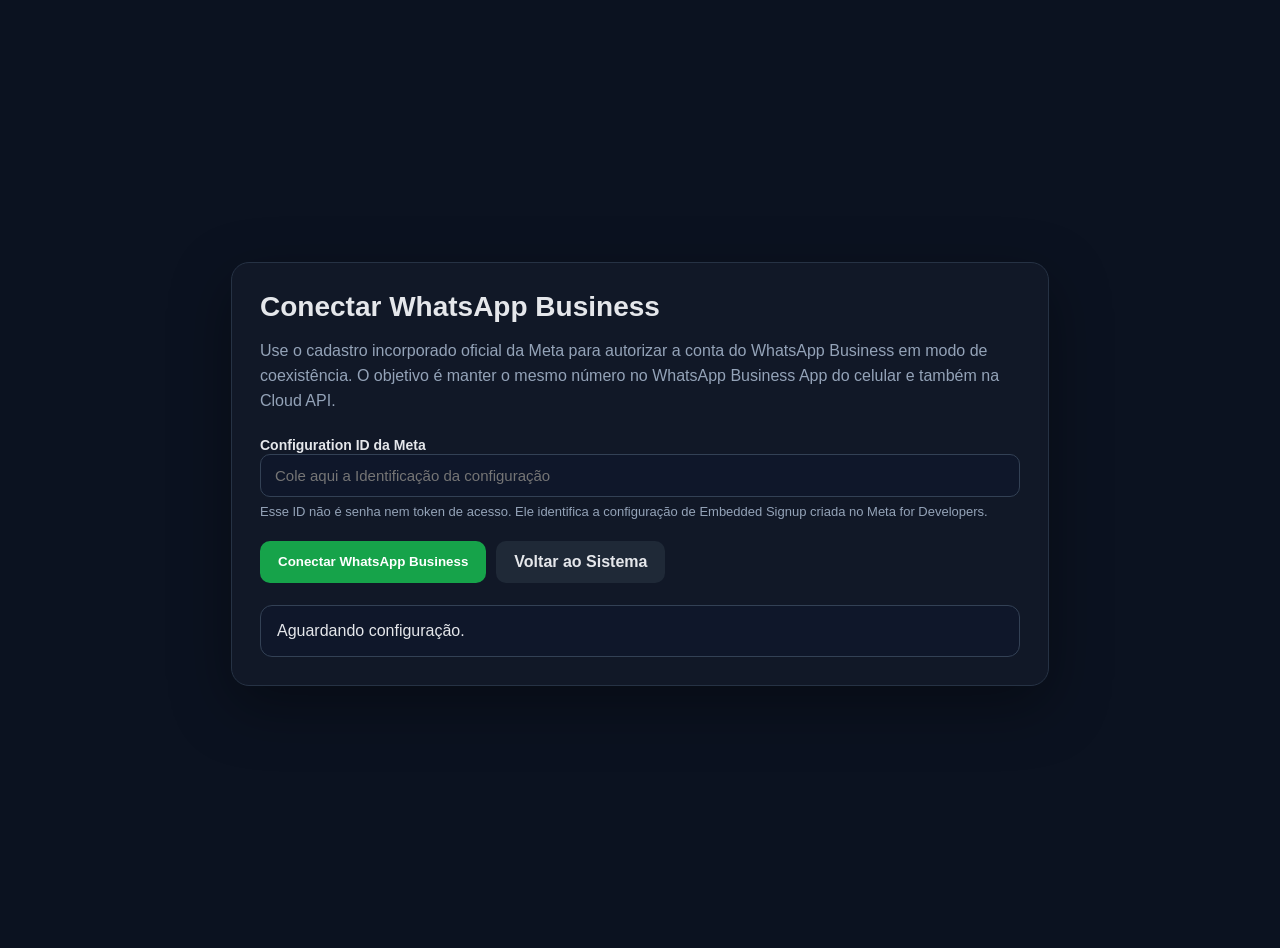
<file: whatsapp-connect.html>
<!DOCTYPE html>
<html lang="pt-BR">
<head>
  <meta charset="UTF-8">
  <meta name="viewport" content="width=device-width, initial-scale=1.0">
  <title>Conectar WhatsApp - Help Soluções</title>
  <style>
    body{font-family:Inter,Arial,sans-serif;background:#0b1220;color:#e5e7eb;margin:0;min-height:100vh;display:flex;align-items:center;justify-content:center;padding:24px}
    .card{width:min(760px,100%);background:#111827;border:1px solid #263244;border-radius:18px;padding:28px;box-shadow:0 20px 60px rgba(0,0,0,.35)}
    h1{margin:0 0 8px;font-size:28px}.muted{color:#94a3b8;line-height:1.55}.grid{display:grid;grid-template-columns:1fr;gap:14px;margin:22px 0}
    label{font-weight:600;font-size:14px}input{width:100%;box-sizing:border-box;background:#0f172a;color:#fff;border:1px solid #334155;border-radius:10px;padding:12px 14px;font-size:15px}
    button,a.btn{display:inline-flex;align-items:center;justify-content:center;border:0;border-radius:10px;padding:12px 18px;font-weight:700;cursor:pointer;text-decoration:none}
    .primary{background:#16a34a;color:white}.secondary{background:#1f2937;color:#e5e7eb;border:1px solid #374151}.actions{display:flex;gap:10px;flex-wrap:wrap}.status{margin-top:22px;padding:16px;border-radius:12px;background:#0f172a;border:1px solid #334155;white-space:pre-wrap;word-break:break-word}.ok{border-color:#166534}.warn{border-color:#92400e}.small{font-size:13px;color:#94a3b8}.result{display:grid;grid-template-columns:1fr 1fr;gap:10px;margin-top:14px}.result div{background:#0b1220;border:1px solid #263244;border-radius:10px;padding:12px}.result strong{display:block;font-size:12px;color:#94a3b8;margin-bottom:5px}.hidden{display:none}
  </style>
</head>
<body>
  <div class="card">
    <h1>Conectar WhatsApp Business</h1>
    <p class="muted">Use o cadastro incorporado oficial da Meta para autorizar a conta do WhatsApp Business em modo de coexistência. O objetivo é manter o mesmo número no WhatsApp Business App do celular e também na Cloud API.</p>

    <div class="grid">
      <div>
        <label for="configId">Configuration ID da Meta</label>
        <input id="configId" autocomplete="off" placeholder="Cole aqui a Identificação da configuração">
        <div class="small" style="margin-top:7px">Esse ID não é senha nem token de acesso. Ele identifica a configuração de Embedded Signup criada no Meta for Developers.</div>
      </div>
    </div>

    <div class="actions">
      <button class="primary" id="connectBtn" onclick="launchWhatsAppSignup()">Conectar WhatsApp Business</button>
      <a class="btn secondary" href="/">Voltar ao Sistema</a>
    </div>

    <div id="status" class="status">Aguardando configuração.</div>
    <div id="result" class="result hidden">
      <div><strong>WhatsApp Business Account ID</strong><span id="wabaId">-</span></div>
      <div><strong>Phone Number ID</strong><span id="phoneId">-</span></div>
    </div>
  </div>

  <script>
    const META_APP_ID = '1951643642143705';
    const statusEl = document.getElementById('status');
    const configInput = document.getElementById('configId');
    const savedConfig = localStorage.getItem('help_whatsapp_configuration_id');
    if (savedConfig) configInput.value = savedConfig;

    function setStatus(text, type='') {
      statusEl.textContent = text;
      statusEl.className = 'status ' + type;
    }

    window.fbAsyncInit = function() {
      FB.init({ appId: META_APP_ID, autoLogAppEvents: true, xfbml: false, version: 'v26.0' });
      setStatus('SDK da Meta carregado. Cole o Configuration ID e clique em Conectar.', 'ok');
    };

    (function(d, s, id){
      if (d.getElementById(id)) return;
      const js = d.createElement(s); js.id = id; js.async = true; js.defer = true;
      js.src = 'https://connect.facebook.net/pt_BR/sdk.js';
      d.head.appendChild(js);
    }(document, 'script', 'facebook-jssdk'));

    window.addEventListener('message', function(event) {
      if (event.origin !== 'https://www.facebook.com' && event.origin !== 'https://web.facebook.com') return;
      let data = event.data;
      try { if (typeof data === 'string') data = JSON.parse(data); } catch (_) { return; }
      if (!data || data.type !== 'WA_EMBEDDED_SIGNUP') return;

      if (data.event === 'FINISH') {
        const wabaId = data.data && data.data.waba_id ? data.data.waba_id : '-';
        const phoneId = data.data && data.data.phone_number_id ? data.data.phone_number_id : '-';
        document.getElementById('wabaId').textContent = wabaId;
        document.getElementById('phoneId').textContent = phoneId;
        document.getElementById('result').classList.remove('hidden');
        localStorage.setItem('help_whatsapp_waba_id', wabaId);
        localStorage.setItem('help_whatsapp_phone_number_id', phoneId);
        setStatus('Autorização concluída na Meta. IDs recebidos com sucesso. O próximo passo é configurar o token de acesso no servidor.', 'ok');
      } else if (data.event === 'CANCEL') {
        setStatus('O cadastro foi cancelado antes da conclusão.', 'warn');
      } else if (data.event === 'ERROR') {
        setStatus('A Meta retornou um erro no cadastro incorporado: ' + JSON.stringify(data.data || {}), 'warn');
      }
    });

    function launchWhatsAppSignup() {
      const configId = configInput.value.trim();
      if (!configId) {
        setStatus('Cole primeiro a Identificação da configuração criada na Meta.', 'warn');
        configInput.focus();
        return;
      }
      localStorage.setItem('help_whatsapp_configuration_id', configId);
      if (!window.FB) {
        setStatus('O SDK da Meta ainda está carregando. Aguarde alguns segundos e tente novamente.', 'warn');
        return;
      }

      setStatus('Abrindo a autorização oficial da Meta em modo de coexistência...');
      FB.login(function(response) {
        if (response && response.authResponse && response.authResponse.code) {
          sessionStorage.setItem('help_whatsapp_embedded_signup_code', response.authResponse.code);
          setStatus('Autorização recebida. Aguarde a conclusão do fluxo do WhatsApp na janela da Meta.', 'ok');
        } else if (!response || response.status !== 'connected') {
          setStatus('A autorização não foi concluída. Tente novamente e finalize todas as etapas da janela da Meta.', 'warn');
        }
      }, {
        config_id: configId,
        response_type: 'code',
        override_default_response_type: true,
        extras: {
          setup: {},
          featureType: 'whatsapp_business_app_onboarding',
          sessionInfoVersion: '3'
        }
      });
    }
  </script>
</body>
</html>
</file>
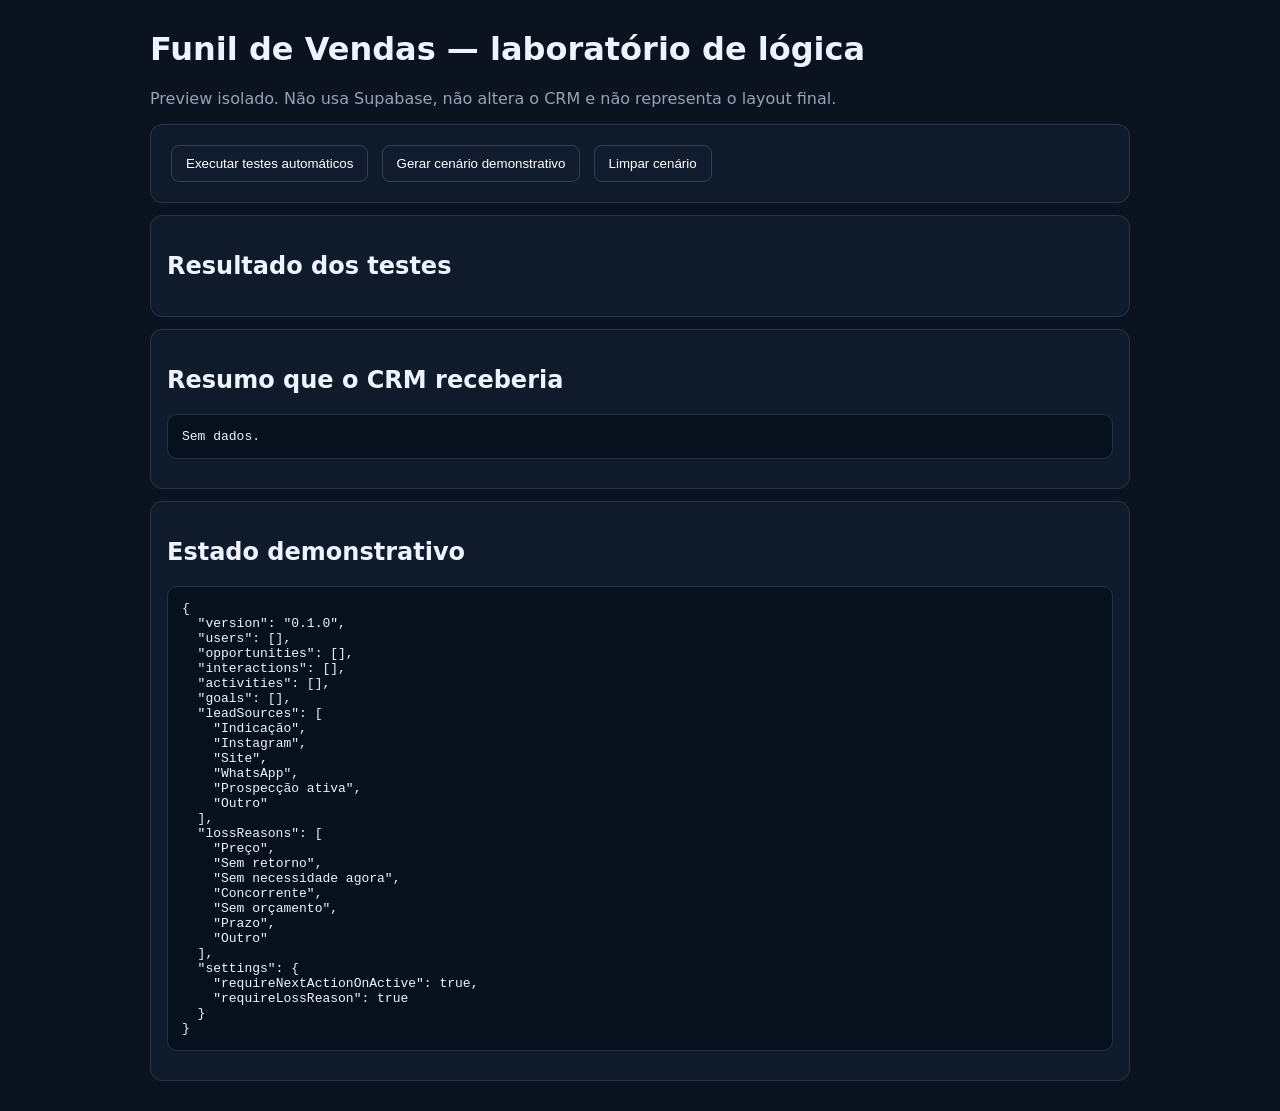
<file: funil-prototipo/testes.html>
<!doctype html>
<html lang="pt-BR">
<head>
<meta charset="utf-8">
<meta name="viewport" content="width=device-width,initial-scale=1">
<title>Funil — Testes de lógica</title>
<style>
body{font-family:system-ui,sans-serif;max-width:980px;margin:30px auto;padding:0 16px;background:#0b1220;color:#eef4ff}
button{padding:10px 14px;margin:4px;border:1px solid #334155;border-radius:8px;background:#111c2e;color:#fff;cursor:pointer}
pre{white-space:pre-wrap;background:#07101d;border:1px solid #233149;border-radius:10px;padding:14px;overflow:auto}
.ok{color:#6ee7a7}.bad{color:#ff9b9b}.muted{color:#94a3b8}
.card{background:#0f1a2b;border:1px solid #26364e;border-radius:12px;padding:16px;margin:12px 0}
</style>
</head>
<body>
<h1>Funil de Vendas — laboratório de lógica</h1>
<p class="muted">Preview isolado. Não usa Supabase, não altera o CRM e não representa o layout final.</p>
<div class="card">
  <button onclick="runTests()">Executar testes automáticos</button>
  <button onclick="seedDemo()">Gerar cenário demonstrativo</button>
  <button onclick="resetDemo()">Limpar cenário</button>
</div>
<div class="card"><h2>Resultado dos testes</h2><div id="results"></div></div>
<div class="card"><h2>Resumo que o CRM receberia</h2><pre id="crmSummary">Execute o cenário demonstrativo.</pre></div>
<div class="card"><h2>Estado demonstrativo</h2><pre id="state">—</pre></div>

<script src="core.js"></script>
<script>
const {FunilEngine,MemoryStore,LocalStorageStore} = HelpFunil;

function assert(cond,msg){if(!cond)throw new Error(msg)}
function mustThrow(fn, code){
  let thrown=null;try{fn()}catch(e){thrown=e}
  assert(thrown,'Era esperado um erro.');
  if(code)assert(thrown.code===code,'Código inesperado: '+thrown.code);
  return thrown;
}
function dateTomorrow(){
  const d=new Date(); d.setDate(d.getDate()+1); return d.toISOString().slice(0,10);
}
function dateToday(){return new Date().toISOString().slice(0,10)}
function next(type='Ligação'){return {type,date:dateTomorrow(),time:'09:00',notes:'Retornar contato'}}

const testCases = [
  ['Cria usuários com perfis válidos', () => {
    const e=new FunilEngine(new MemoryStore());
    e.addUser({id:'v1',name:'Vendedor 1',role:'vendedor'});
    e.addUser({id:'g1',name:'Gestor',role:'gestor'});
    assert(e.snapshot().users.length===2,'Usuários não foram salvos.');
  }],
  ['Bloqueia oportunidade ativa sem próxima ação', () => {
    const e=new FunilEngine(new MemoryStore());
    e.addUser({id:'v1',name:'Vendedor',role:'vendedor'});
    mustThrow(()=>e.createOpportunity({company:'Cliente A'},'v1'),'VALIDATION_ERROR');
  }],
  ['Vendedor só cria oportunidade para si', () => {
    const e=new FunilEngine(new MemoryStore());
    e.addUser({id:'v1',name:'V1',role:'vendedor'});
    e.addUser({id:'v2',name:'V2',role:'vendedor'});
    mustThrow(()=>e.createOpportunity({company:'A',ownerId:'v2',nextAction:next()},'v1'),'PERMISSION_DENIED');
  }],
  ['Registra interação e histórico de auditoria', () => {
    const e=new FunilEngine(new MemoryStore());
    e.addUser({id:'v1',name:'V1',role:'vendedor'});
    const o=e.createOpportunity({company:'A',nextAction:next()},'v1');
    e.addInteraction(o.id,{type:'whatsapp',description:'Contato realizado'},'v1');
    assert(e.listInteractions(o.id,'v1').length===1,'Interação ausente.');
    assert(e.getHistory(o.id,'v1').some(x=>x.action==='interaction.created'),'Auditoria ausente.');
  }],
  ['Mantém próxima ação ao mover etapa ativa', () => {
    const e=new FunilEngine(new MemoryStore());
    e.addUser({id:'v1',name:'V1',role:'vendedor'});
    const o=e.createOpportunity({company:'A',nextAction:next()},'v1');
    const moved=e.moveStage(o.id,'contato','v1');
    assert(moved.stage==='contato','Etapa incorreta.');
    assert(!!moved.nextAction,'Próxima ação foi perdida.');
  }],
  ['Exige motivo ao marcar como perdido', () => {
    const e=new FunilEngine(new MemoryStore());
    e.addUser({id:'v1',name:'V1',role:'vendedor'});
    const o=e.createOpportunity({company:'A',nextAction:next()},'v1');
    mustThrow(()=>e.markLost(o.id,'','v1'),'VALIDATION_ERROR');
  }],
  ['Ganho encerra a oportunidade e limpa próxima ação', () => {
    const e=new FunilEngine(new MemoryStore());
    e.addUser({id:'v1',name:'V1',role:'vendedor'});
    const o=e.createOpportunity({company:'A',value:2000,nextAction:next()},'v1');
    const won=e.moveStage(o.id,'ganho','v1');
    assert(won.stage==='ganho','Não marcou ganho.');
    assert(won.nextAction===null,'Próxima ação deveria ser limpa.');
    assert(!!won.wonAt,'Data de ganho não registrada.');
  }],
  ['Somente gestor/ADM pode reabrir oportunidade encerrada', () => {
    const e=new FunilEngine(new MemoryStore());
    e.addUser({id:'v1',name:'V1',role:'vendedor'});
    e.addUser({id:'g1',name:'Gestor',role:'gestor'});
    const o=e.createOpportunity({company:'A',nextAction:next()},'v1');
    e.moveStage(o.id,'ganho','v1');
    mustThrow(()=>e.reopenOpportunity(o.id,'v1','contato',next()),'PERMISSION_DENIED');
    assert(e.reopenOpportunity(o.id,'g1','contato',next()).stage==='contato','Gestor não conseguiu reabrir.');
  }],
  ['Vendedor não enxerga carteira de outro vendedor', () => {
    const e=new FunilEngine(new MemoryStore());
    e.addUser({id:'v1',name:'V1',role:'vendedor'});
    e.addUser({id:'v2',name:'V2',role:'vendedor'});
    e.createOpportunity({company:'A',nextAction:next()},'v1');
    assert(e.listOpportunities('v2').length===0,'V2 enxergou carteira alheia.');
  }],
  ['Gestor enxerga a equipe', () => {
    const e=new FunilEngine(new MemoryStore());
    e.addUser({id:'v1',name:'V1',role:'vendedor'});
    e.addUser({id:'v2',name:'V2',role:'vendedor'});
    e.addUser({id:'g1',name:'Gestor',role:'gestor'});
    e.createOpportunity({company:'A',nextAction:next()},'v1');
    e.createOpportunity({company:'B',nextAction:next()},'v2');
    assert(e.listOpportunities('g1').length===2,'Gestor não viu equipe.');
  }],
  ['Métricas calculam pipeline e vendas', () => {
    const e=new FunilEngine(new MemoryStore());
    e.addUser({id:'v1',name:'V1',role:'vendedor'});
    const a=e.createOpportunity({company:'A',value:1000,nextAction:next()},'v1');
    const b=e.createOpportunity({company:'B',value:2000,nextAction:next()},'v1');
    e.moveStage(a.id,'ganho','v1');
    const m=e.metrics('v1');
    assert(m.pipelineValue===2000,'Pipeline incorreto: '+m.pipelineValue);
    assert(m.revenueWonThisMonth===1000,'Vendido no mês incorreto.');
  }],
  ['Resumo para CRM não expõe módulos internos do CRM', () => {
    const e=new FunilEngine(new MemoryStore());
    e.addUser({id:'g1',name:'Gestor',role:'gestor'});
    e.createOpportunity({company:'A',value:1000,nextAction:next(),ownerId:'g1'},'g1');
    const s=e.crmSummary('g1');
    assert(s.source==='funil-vendas','Origem incorreta.');
    assert(!('financeiro' in s) && !('contratos' in s),'Resumo expôs dados indevidos.');
  }],
  ['Handoff sugere vincular cliente existente', () => {
    const e=new FunilEngine(new MemoryStore());
    e.addUser({id:'v1',name:'V1',role:'vendedor'});
    const o=e.createOpportunity({company:'Mercado X',phone:'67999990000',nextAction:next()},'v1');
    e.moveStage(o.id,'ganho','v1');
    const h=e.clientHandoff(o.id,'v1',[{id:'c1',company:'Mercado X',phone:'67 99999-0000'}]);
    assert(h.status==='match_found' && h.existingClient.id==='c1','Cliente não foi identificado.');
  }],
  ['Integridade final sem inconsistências', () => {
    const e=new FunilEngine(new MemoryStore());
    e.addUser({id:'v1',name:'V1',role:'vendedor'});
    const o=e.createOpportunity({company:'A',nextAction:next()},'v1');
    e.addInteraction(o.id,{type:'ligacao',description:'Ligação atendida'},'v1');
    assert(e.validateIntegrity().length===0,'Foram encontradas inconsistências.');
  }]
];

function runTests(){
  const box=document.getElementById('results');box.innerHTML='';
  let ok=0;
  testCases.forEach(([name,fn])=>{
    const line=document.createElement('div');
    try{fn();ok++;line.className='ok';line.textContent='✓ '+name}
    catch(e){line.className='bad';line.textContent='✕ '+name+' — '+e.message}
    box.appendChild(line);
  });
  const sum=document.createElement('p');sum.innerHTML='<b>'+ok+'/'+testCases.length+' testes aprovados</b>';box.prepend(sum);
}

function seedDemo(){
  const store=new LocalStorageStore('helpFunilPrototypeDemo');
  const e=new FunilEngine(store);e.reset();
  e.addUser({id:'adm',name:'Administrador',role:'admin'});
  e.addUser({id:'joao',name:'João',role:'vendedor'});
  e.addUser({id:'maria',name:'Maria',role:'vendedor'});

  const o1=e.createOpportunity({company:'Mercado Central',contactName:'Carlos',phone:'67999991111',value:3500,source:'Indicação',ownerId:'joao',nextAction:next('WhatsApp')},'adm');
  e.addInteraction(o1.id,{type:'whatsapp',description:'Primeiro contato realizado'},'joao');
  e.moveStage(o1.id,'qualificado','joao',{nextAction:next('Reunião')});

  const o2=e.createOpportunity({company:'Clínica Vida',contactName:'Ana',value:6800,source:'Instagram',ownerId:'maria',nextAction:next('Ligação')},'adm');
  e.addInteraction(o2.id,{type:'ligacao',description:'Apresentou interesse em suporte recorrente'},'maria');
  e.moveStage(o2.id,'proposta','maria',{nextAction:next('Follow-up da proposta')});

  const o3=e.createOpportunity({company:'Loja Horizonte',contactName:'Rafael',value:2200,source:'Prospecção ativa',ownerId:'joao',nextAction:next('Visita')},'adm');
  e.addInteraction(o3.id,{type:'visita',description:'Visita técnica/comercial realizada'},'joao');
  e.moveStage(o3.id,'ganho','joao');

  const o4=e.createOpportunity({company:'Escritório Alfa',contactName:'Bruna',value:1800,source:'Site',ownerId:'maria',nextAction:next('WhatsApp')},'adm');
  e.markLost(o4.id,'Preço','maria','Cliente optou por solução mais barata.');

  e.setGoal({userId:'joao',competence:new Date().toISOString().slice(0,7),amount:15000},'adm');
  e.setGoal({userId:'maria',competence:new Date().toISOString().slice(0,7),amount:15000},'adm');

  window.demoEngine=e;
  renderDemo();
}

function resetDemo(){
  const e=new FunilEngine(new LocalStorageStore('helpFunilPrototypeDemo'));e.reset();window.demoEngine=e;renderDemo();
}

function renderDemo(){
  const e=window.demoEngine || new FunilEngine(new LocalStorageStore('helpFunilPrototypeDemo'));
  window.demoEngine=e;
  const snap=e.snapshot();
  document.getElementById('state').textContent=JSON.stringify(snap,null,2);
  const actor=snap.users.find(u=>u.role==='admin');
  document.getElementById('crmSummary').textContent=actor?JSON.stringify(e.crmSummary(actor.id),null,2):'Sem dados.';
}
renderDemo();
</script>
</body>
</html>
</file>
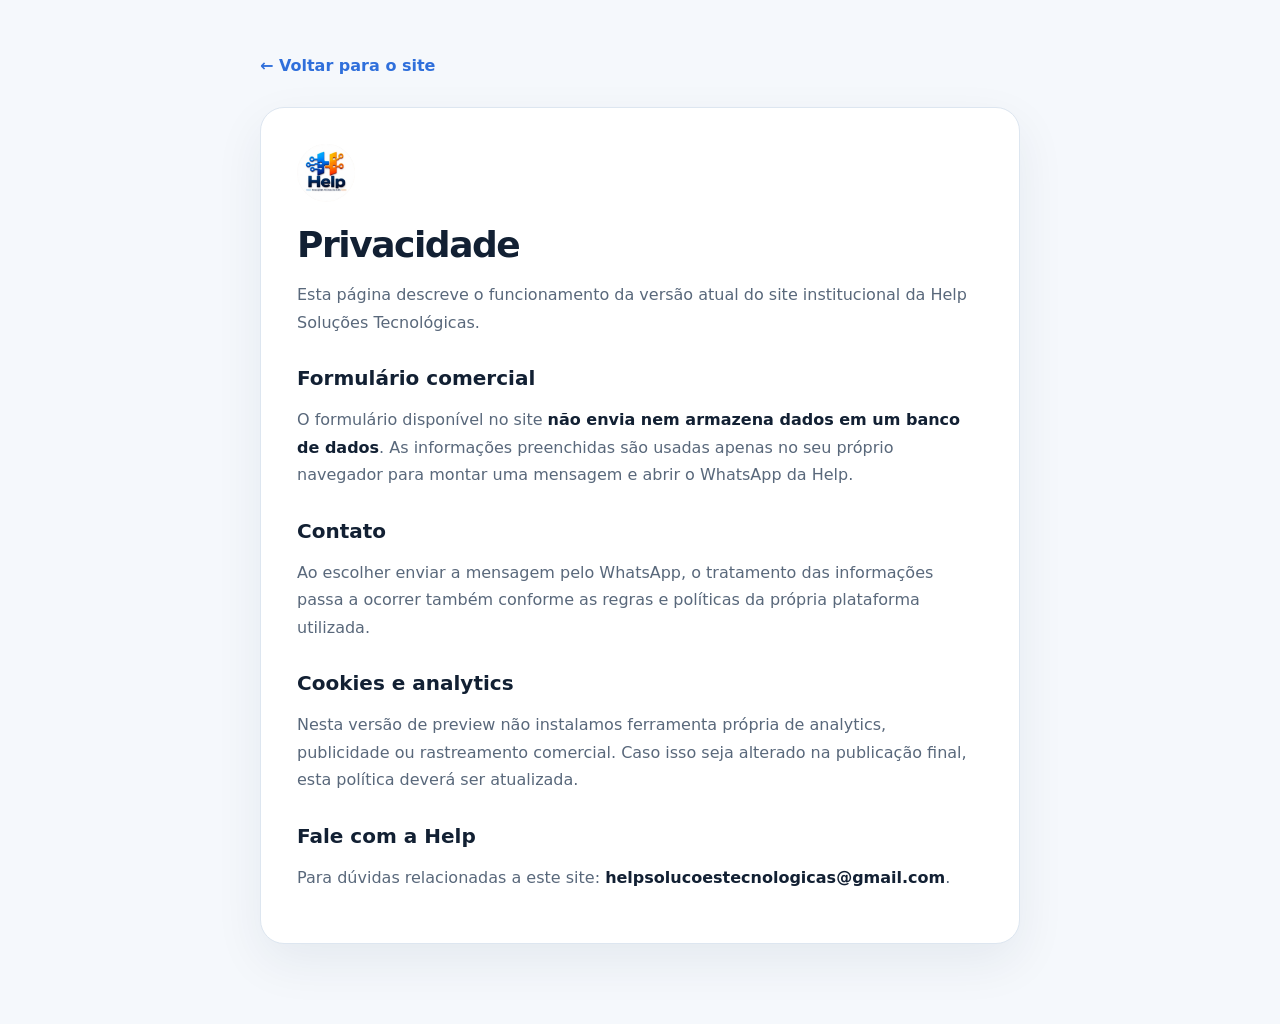
<file: site-help/privacidade.html>
<!doctype html>
<html lang="pt-BR">
<head>
  <meta charset="utf-8">
  <meta name="viewport" content="width=device-width,initial-scale=1">
  <meta name="robots" content="noindex,nofollow">
  <title>Privacidade | Help Soluções Tecnológicas</title>
  <link rel="icon" href="/help-logo-transparent.svg" type="image/svg+xml">
  <style>
    :root{color-scheme:light}*{box-sizing:border-box}body{margin:0;font-family:Inter,system-ui,-apple-system,"Segoe UI",sans-serif;background:#f5f8fc;color:#122033}
    .wrap{width:min(760px,calc(100% - 32px));margin:0 auto;padding:56px 0 80px}.back{display:inline-flex;align-items:center;gap:8px;color:#2f6fdb;font-weight:800;text-decoration:none;margin-bottom:32px}
    .card{background:#fff;border:1px solid #dde6f0;border-radius:24px;padding:36px;box-shadow:0 18px 50px rgba(20,40,70,.07)}
    img{width:58px;height:58px;border-radius:14px;background:#fff;margin-bottom:18px}h1{font-size:36px;letter-spacing:-.04em;margin:0 0 10px}h2{font-size:20px;margin:30px 0 10px}
    p,li{color:#59687b;line-height:1.72}strong{color:#122033}@media(max-width:600px){.wrap{padding-top:28px}.card{padding:24px;border-radius:20px}h1{font-size:30px}}
  </style>
</head>
<body>
  <main class="wrap">
    <a class="back" href="./">← Voltar para o site</a>
    <article class="card">
      <img src="/help-logo-transparent.svg" alt="Help Soluções Tecnológicas">
      <h1>Privacidade</h1>
      <p>Esta página descreve o funcionamento da versão atual do site institucional da Help Soluções Tecnológicas.</p>

      <h2>Formulário comercial</h2>
      <p>O formulário disponível no site <strong>não envia nem armazena dados em um banco de dados</strong>. As informações preenchidas são usadas apenas no seu próprio navegador para montar uma mensagem e abrir o WhatsApp da Help.</p>

      <h2>Contato</h2>
      <p>Ao escolher enviar a mensagem pelo WhatsApp, o tratamento das informações passa a ocorrer também conforme as regras e políticas da própria plataforma utilizada.</p>

      <h2>Cookies e analytics</h2>
      <p>Nesta versão de preview não instalamos ferramenta própria de analytics, publicidade ou rastreamento comercial. Caso isso seja alterado na publicação final, esta política deverá ser atualizada.</p>

      <h2>Fale com a Help</h2>
      <p>Para dúvidas relacionadas a este site: <strong>helpsolucoestecnologicas@gmail.com</strong>.</p>
    </article>
  </main>
</body>
</html>
</file>
